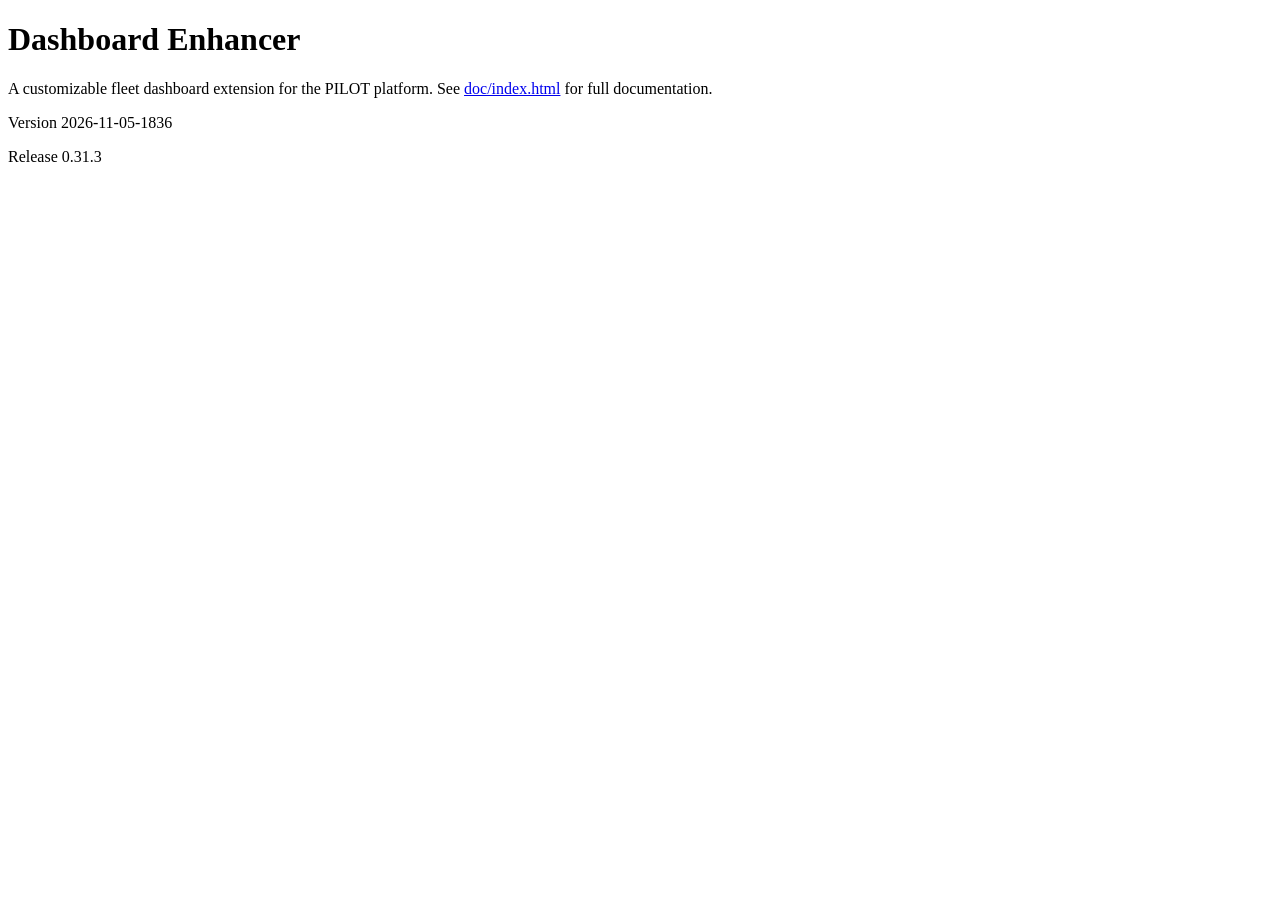
<file: index.html>
<!DOCTYPE html>
<html lang="es">

<head>
    <meta charset="UTF-8">
    <title>Dashboard Enhancer — Extension Documentation</title>
</head>

<body>
    <h1>Dashboard Enhancer</h1>
    <p>
        A customizable fleet dashboard extension for the PILOT platform.
        See <a href="doc/index.html">doc/index.html</a> for full documentation.
    </p>
    <p>Version 2026-11-05-1836</p>
    <p>Release 0.31.3</p>
</body>

</html>
</file>
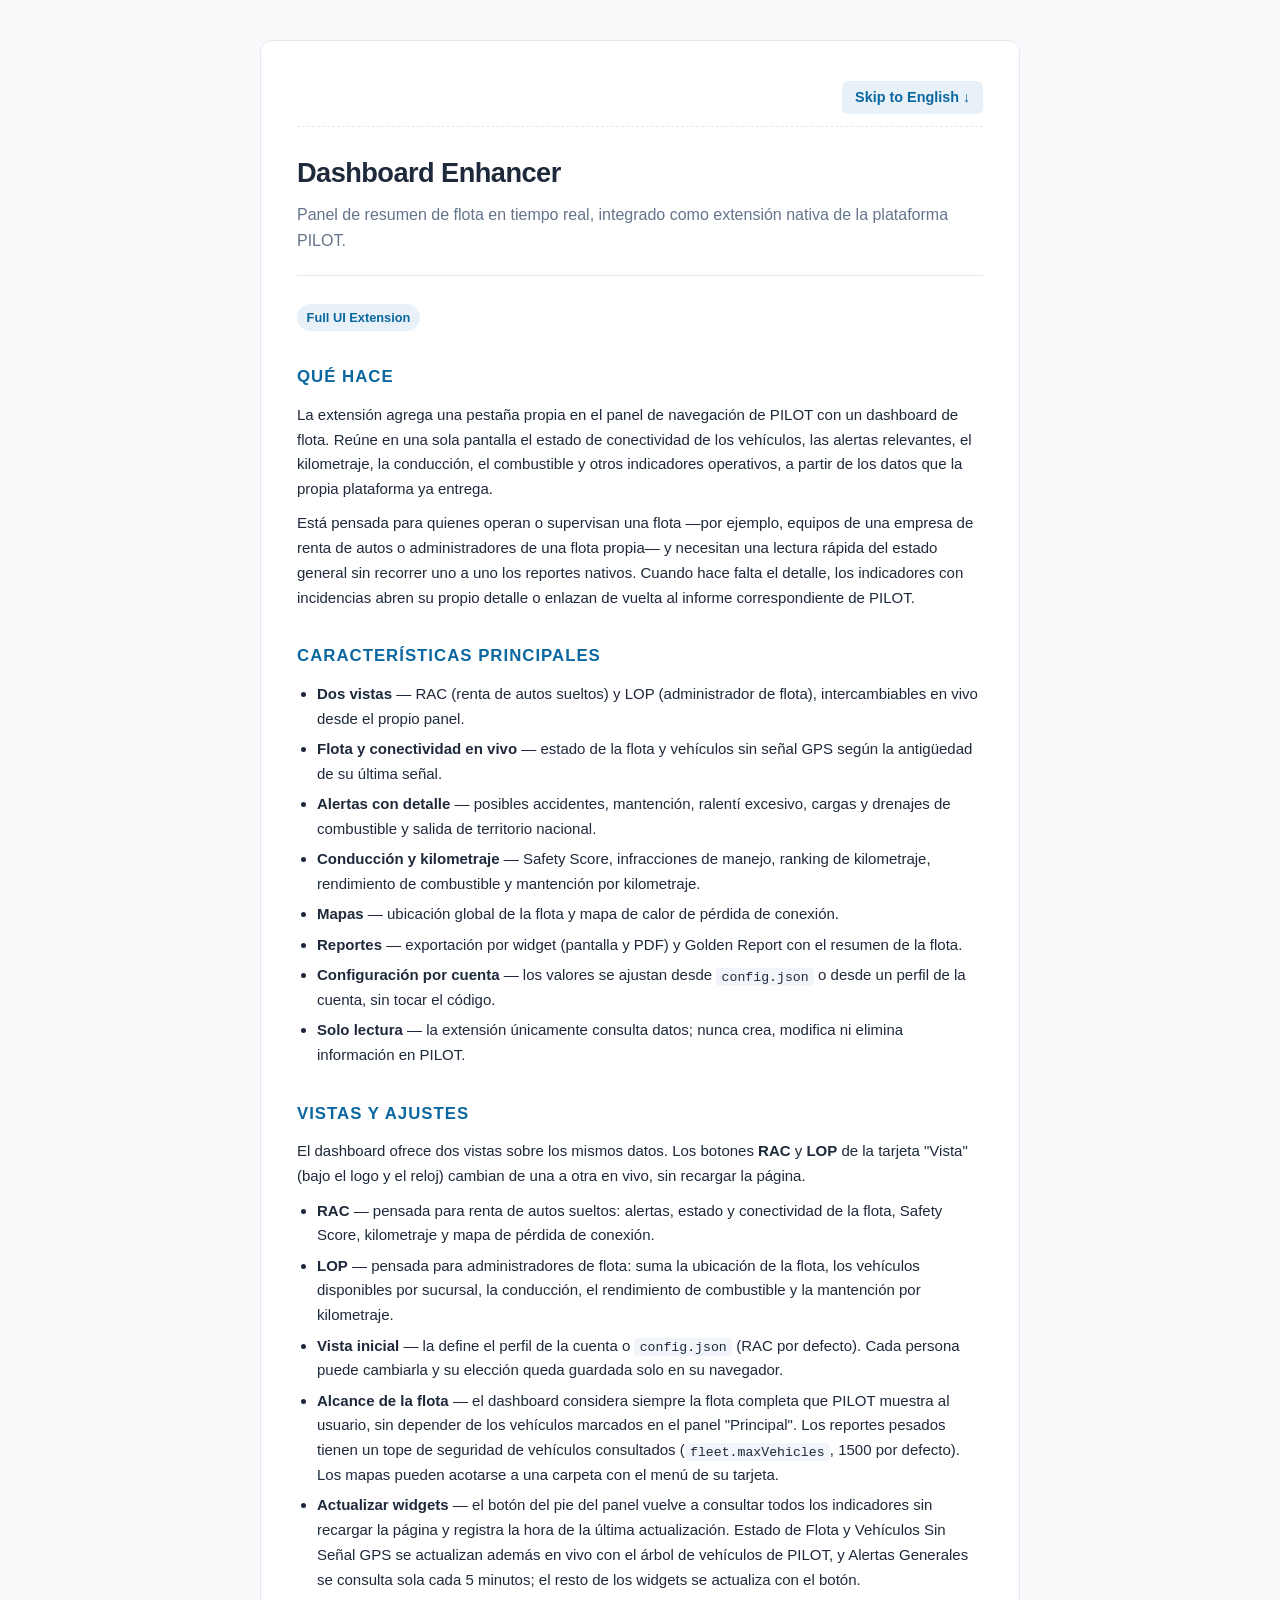
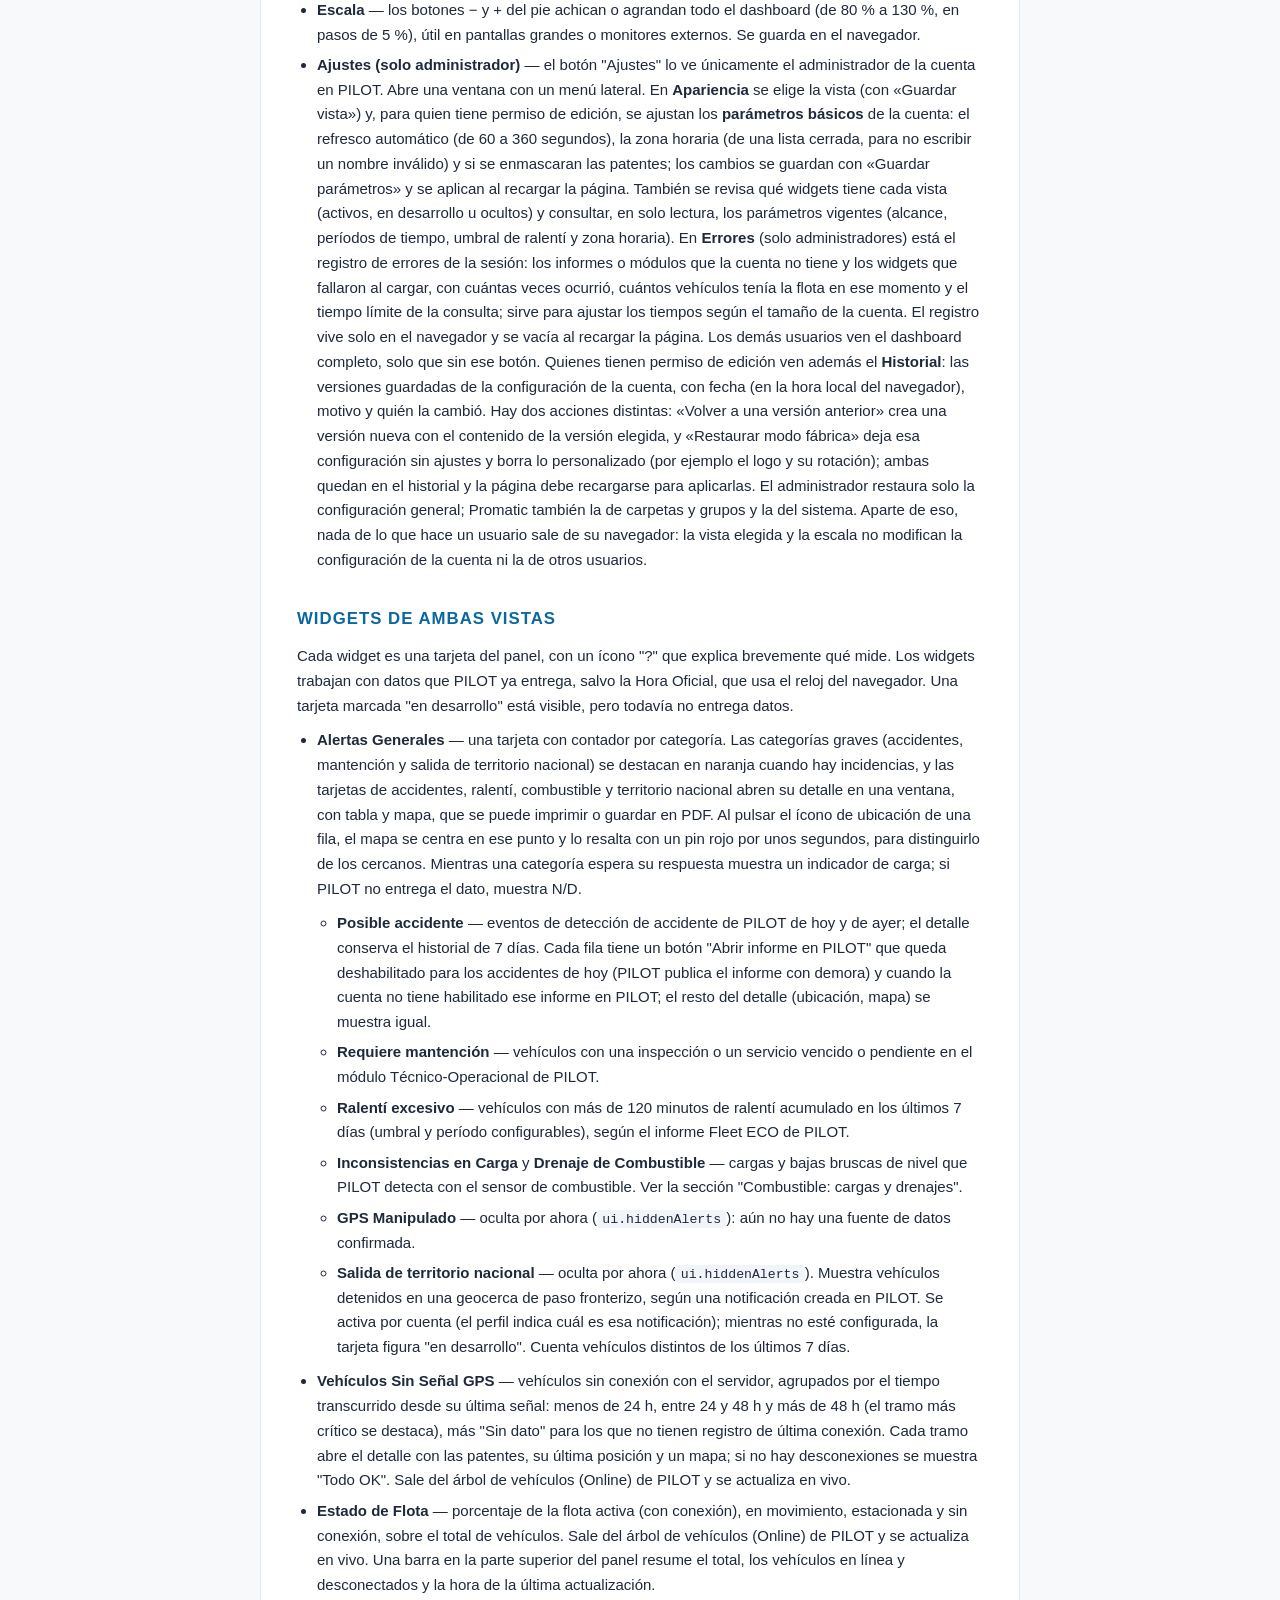
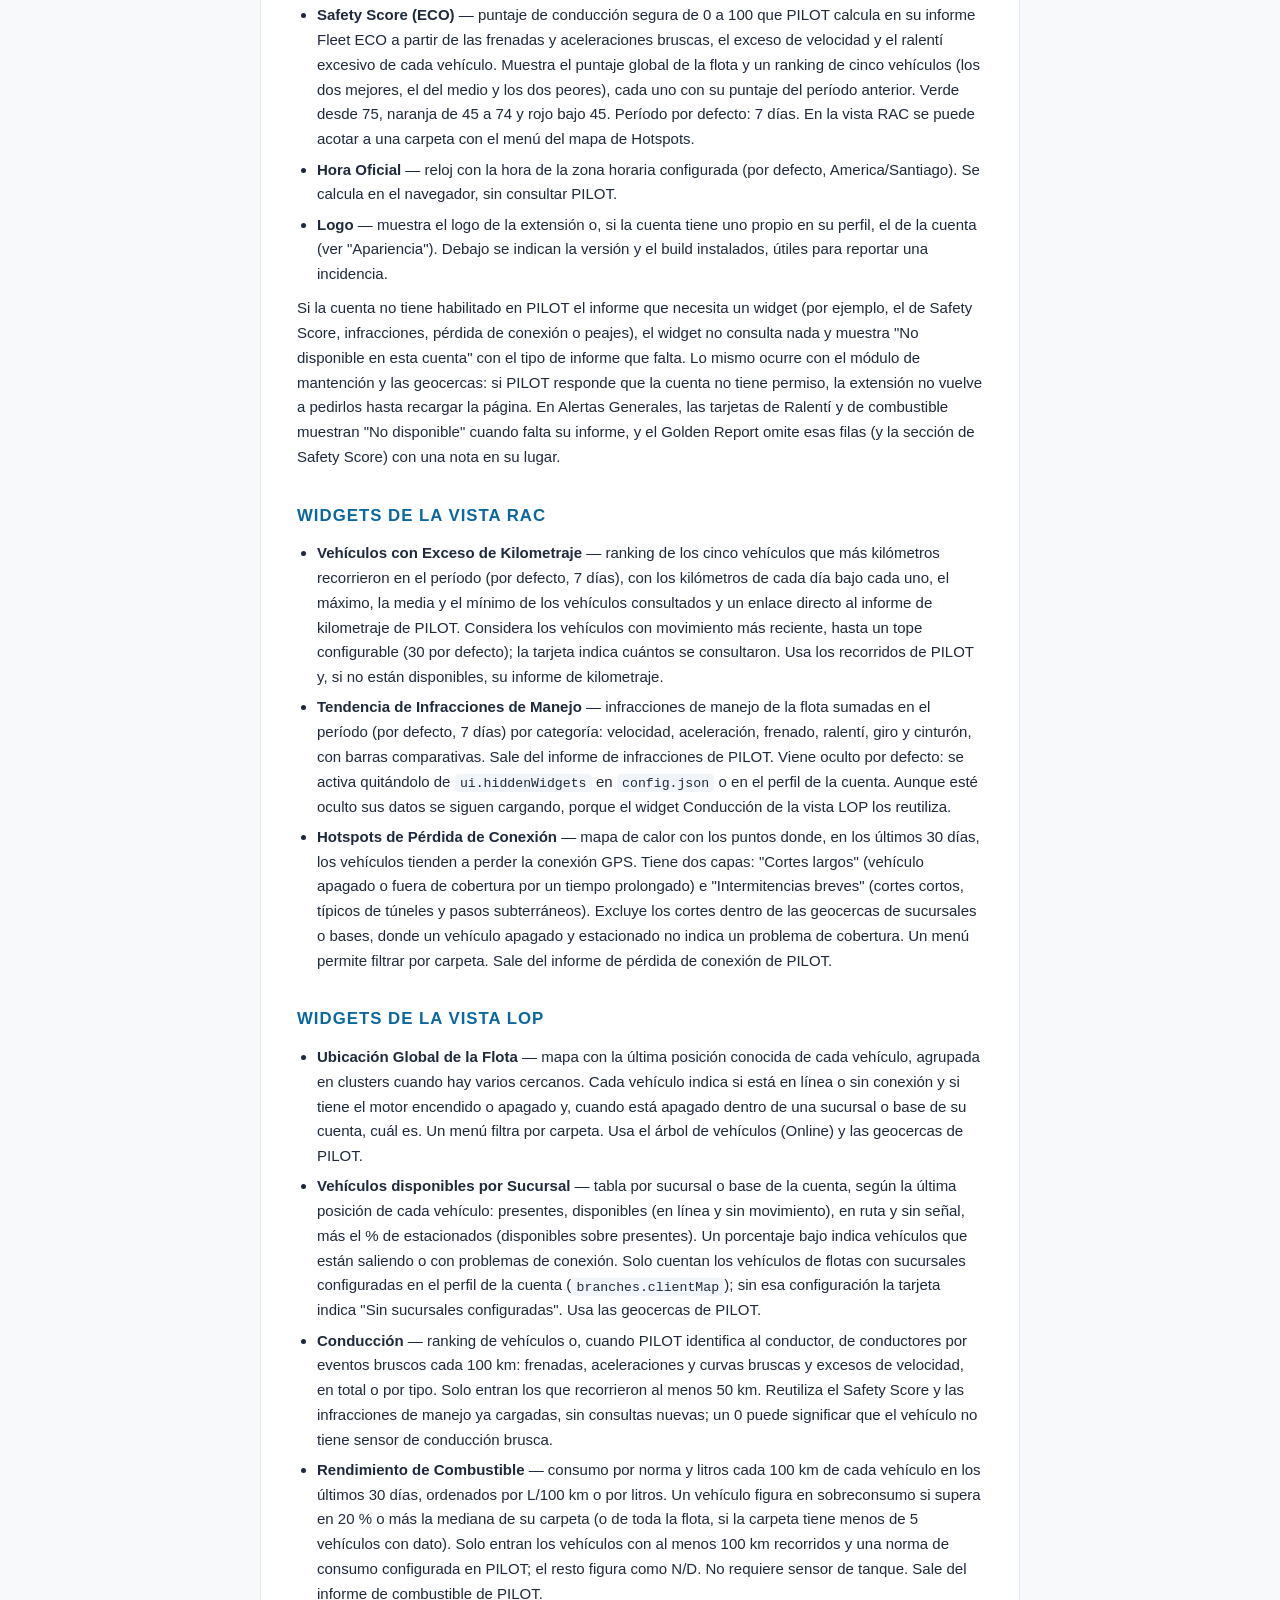
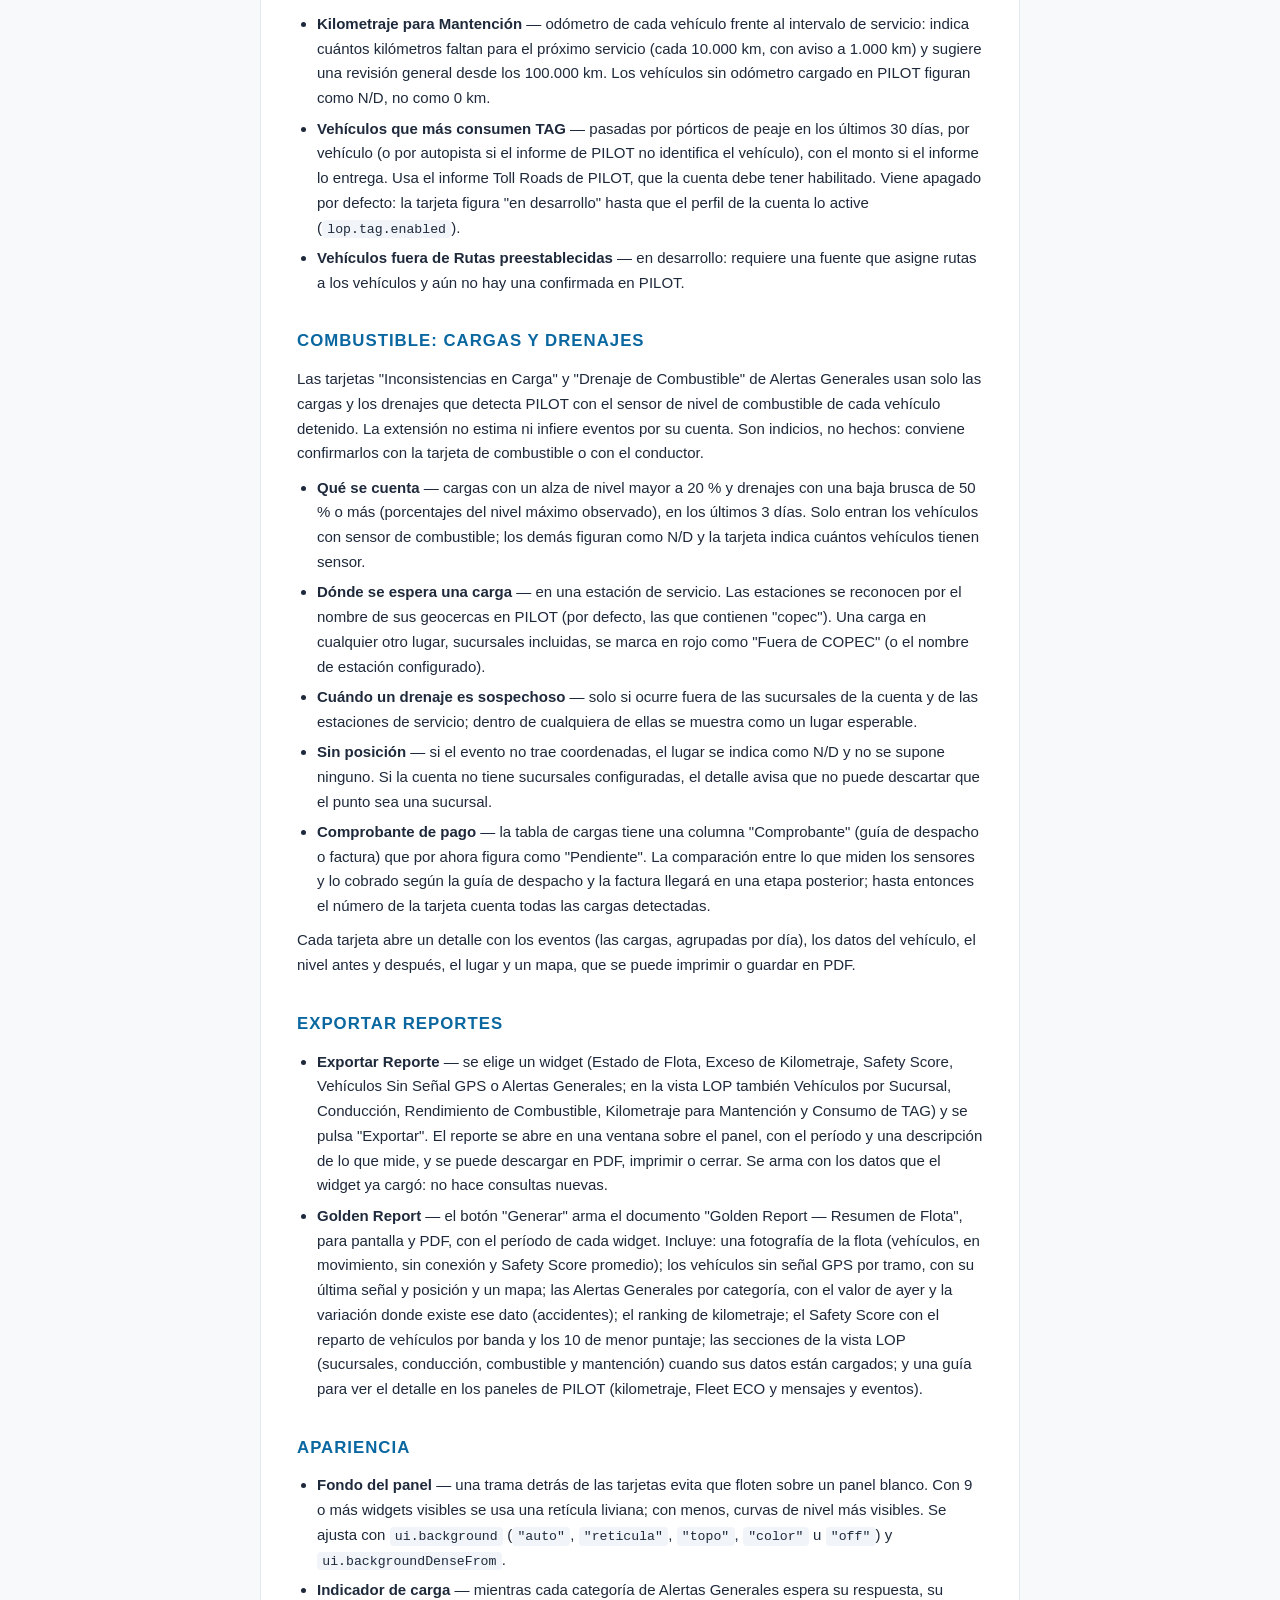
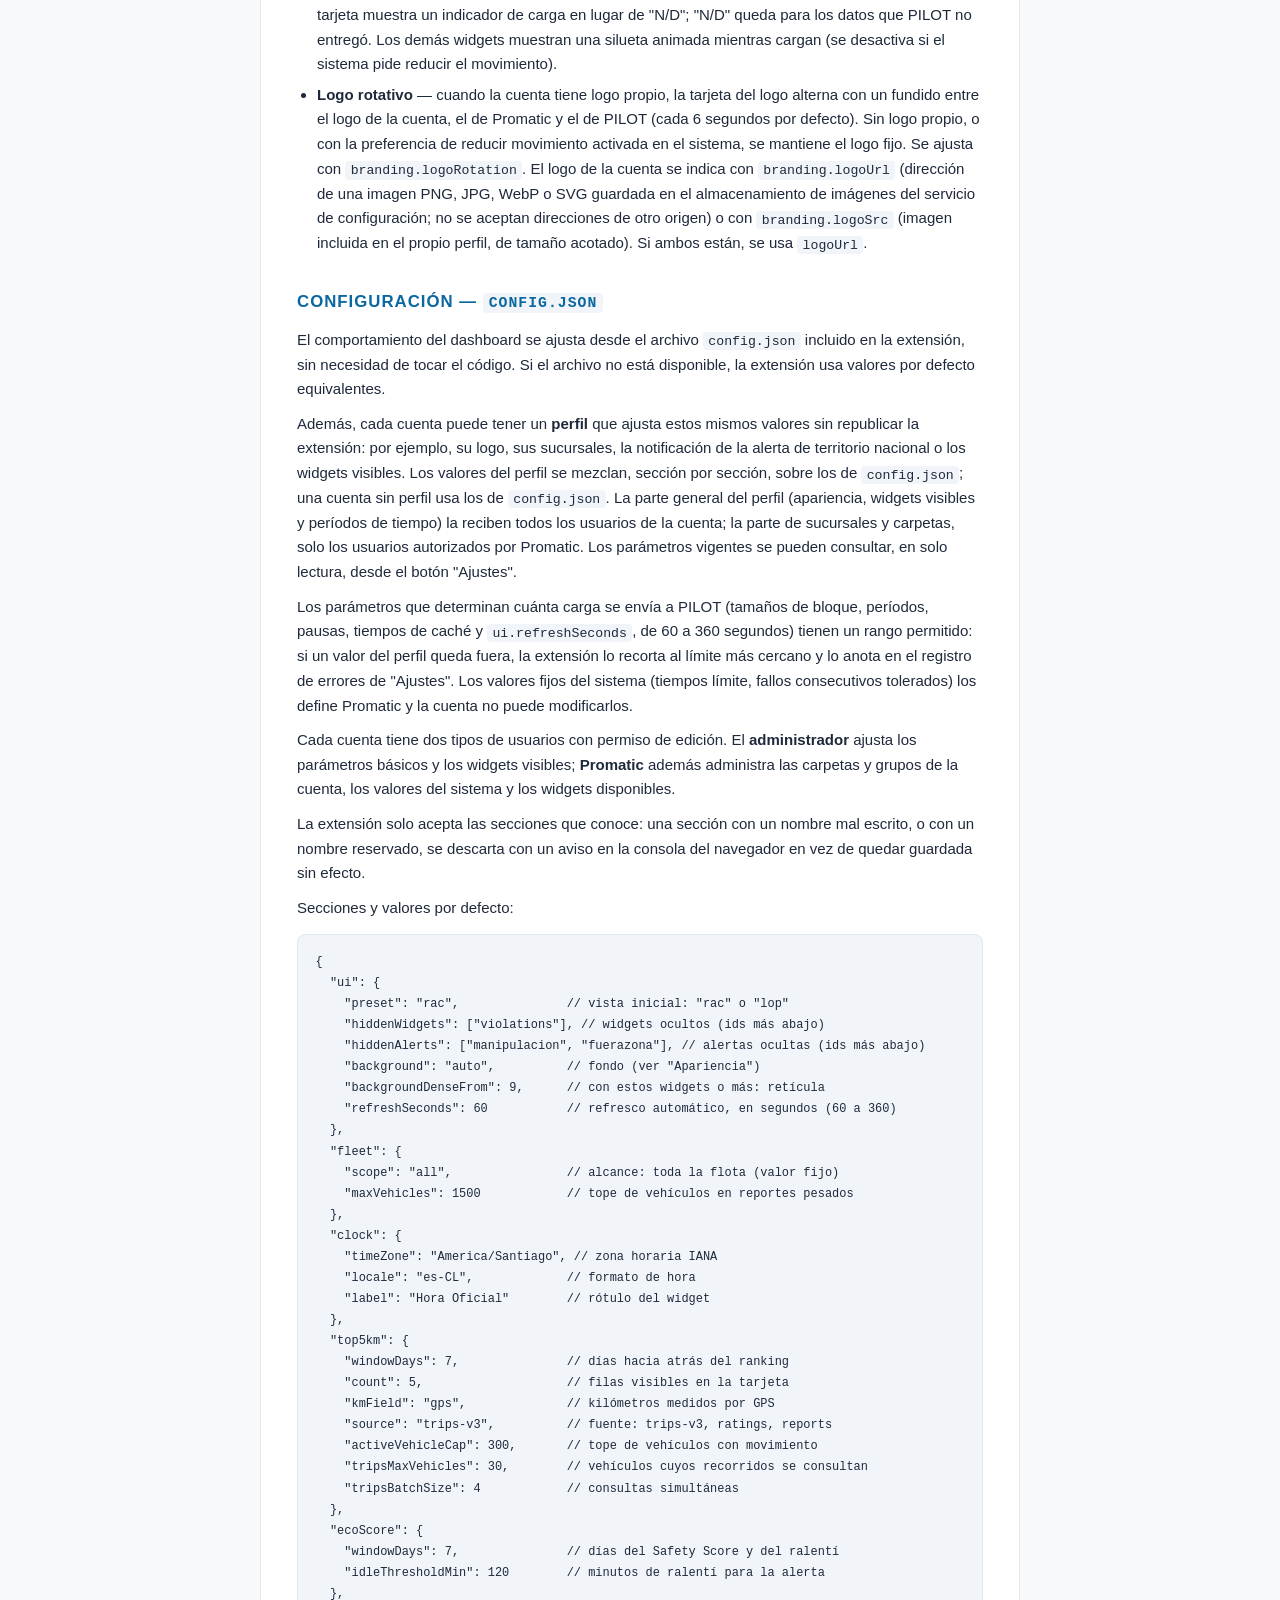
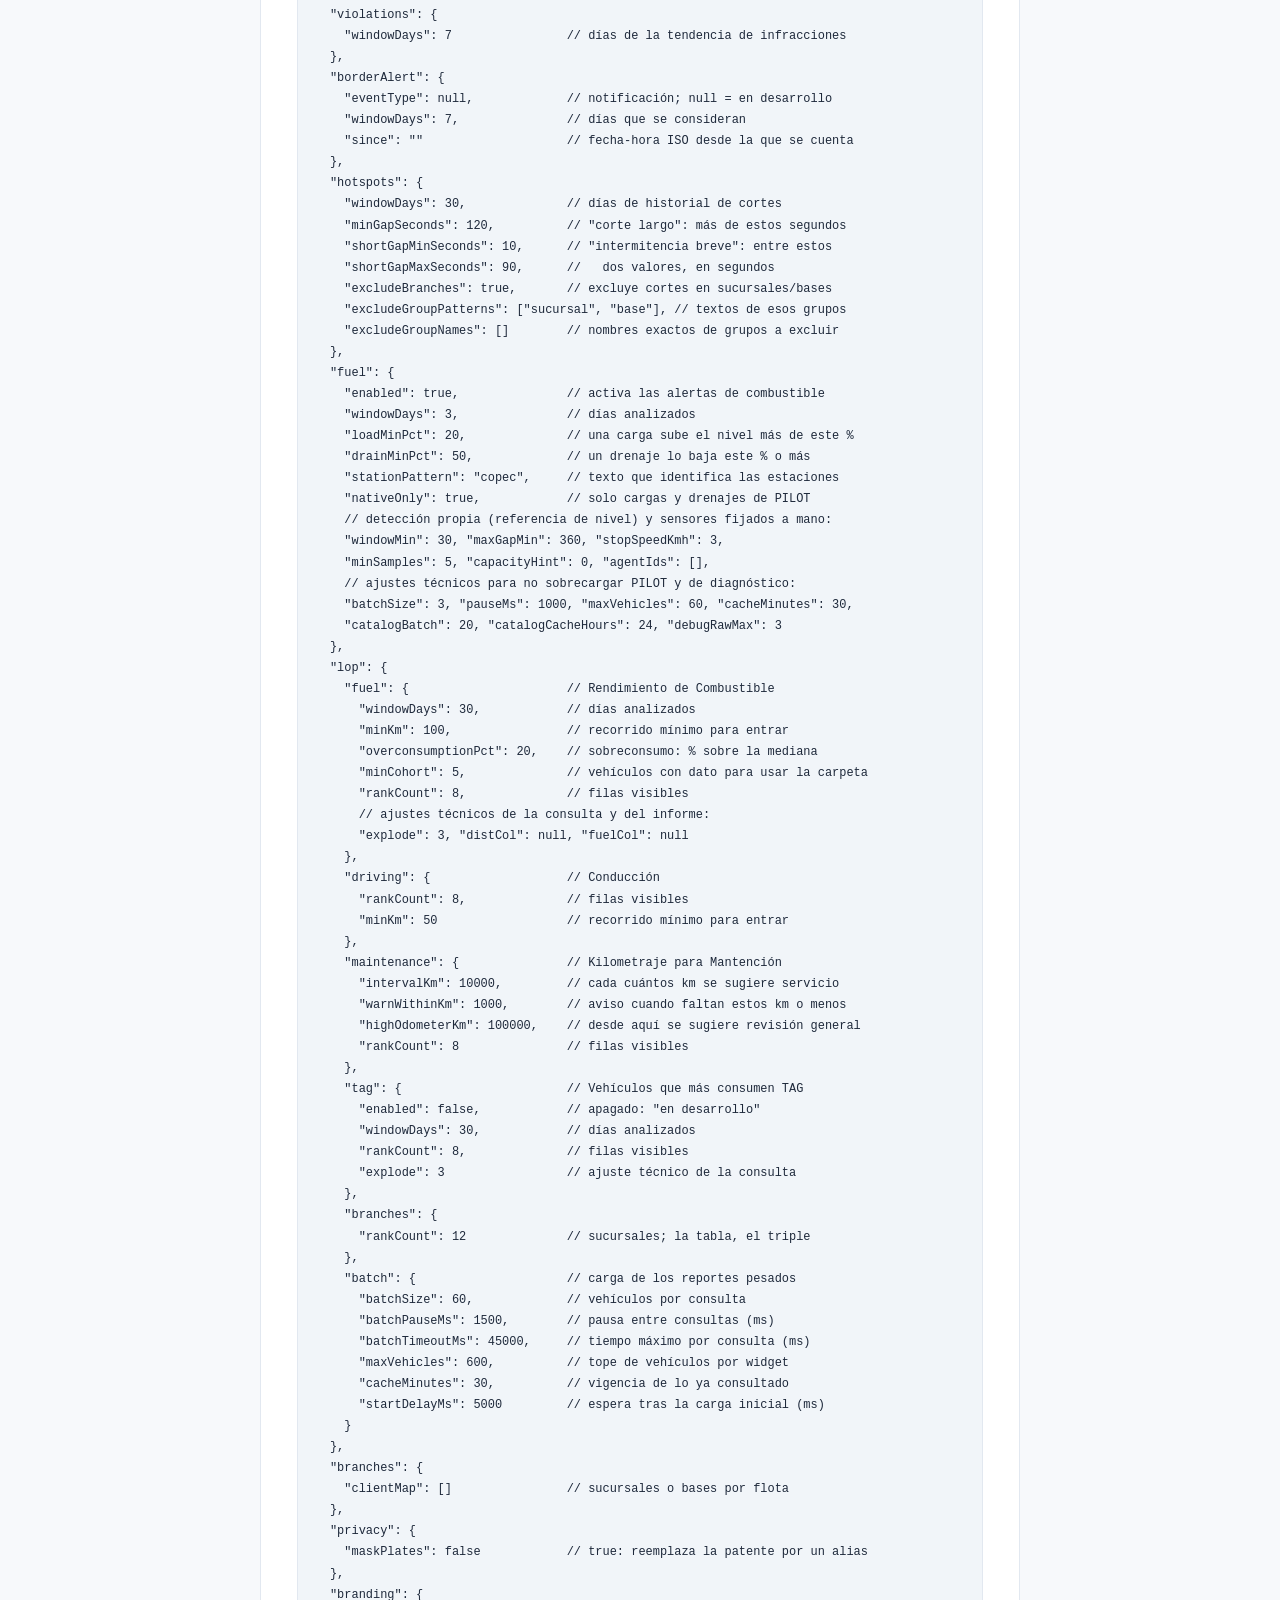
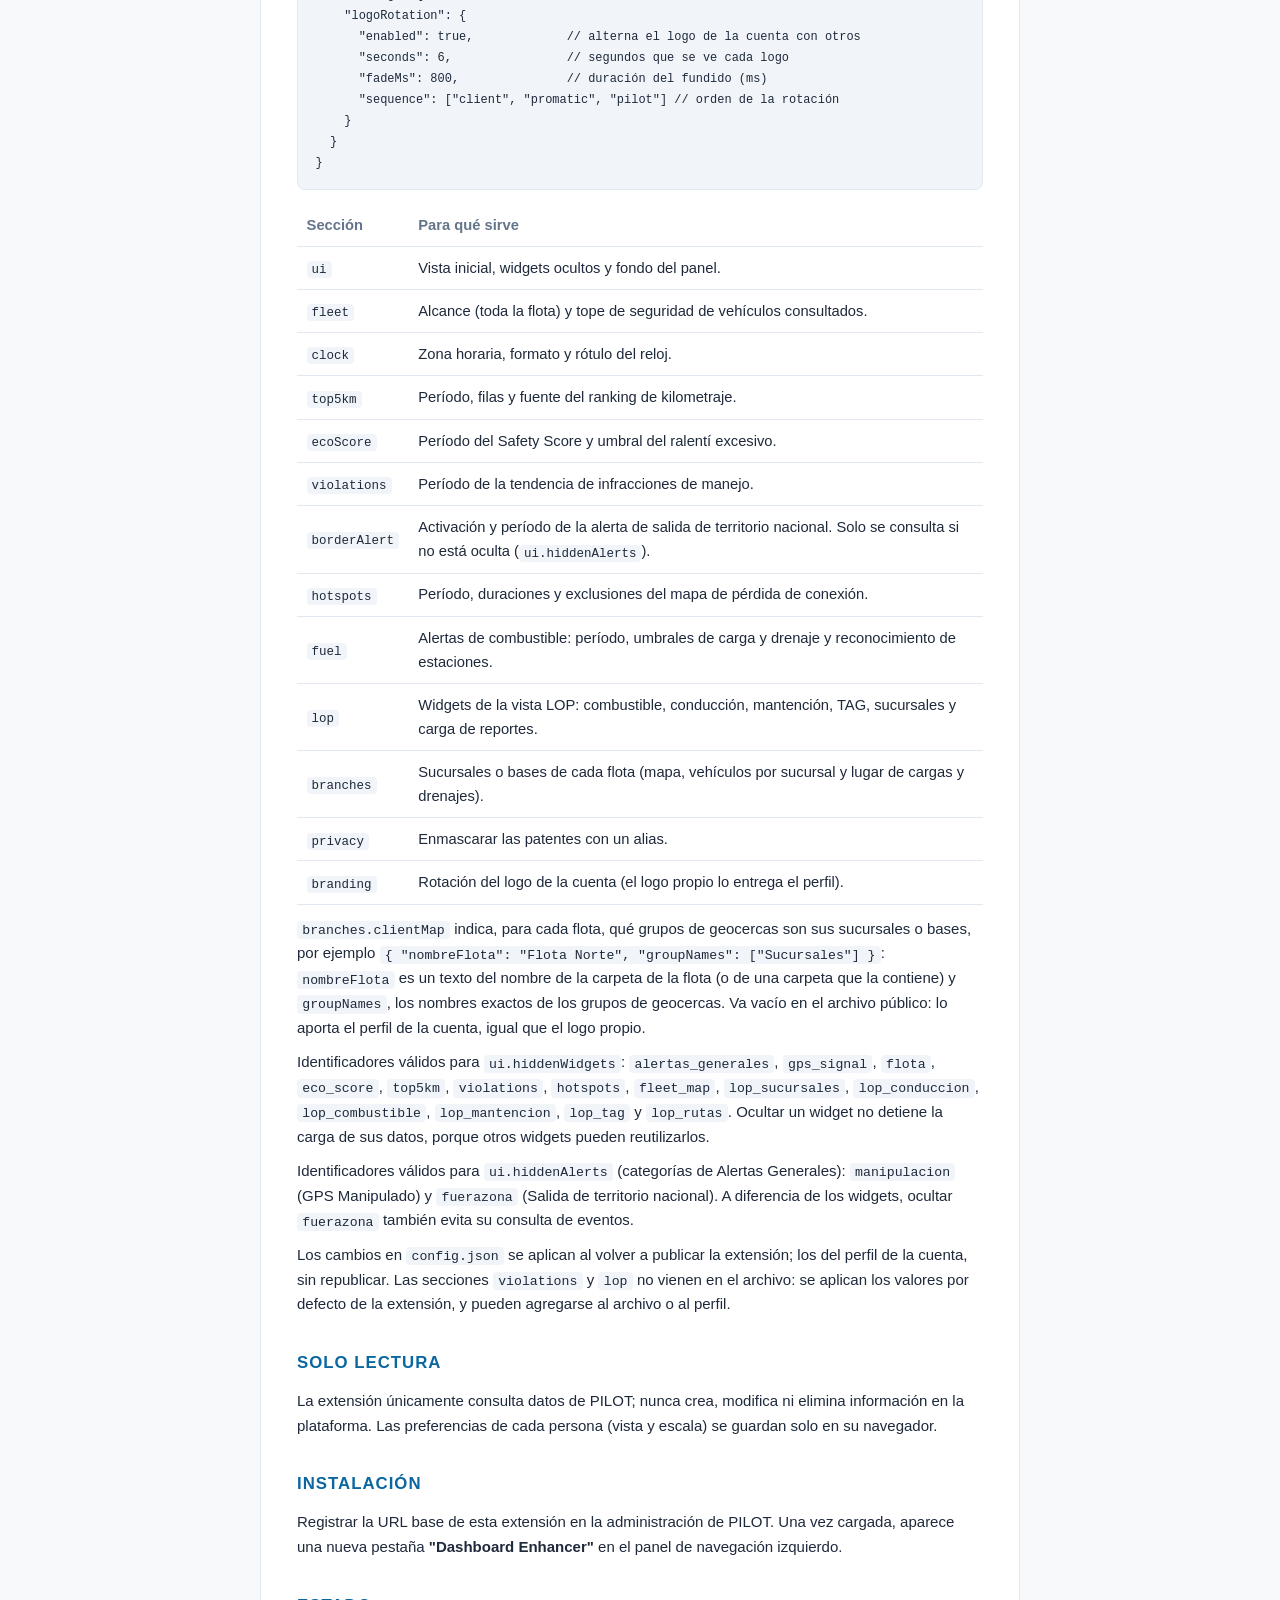
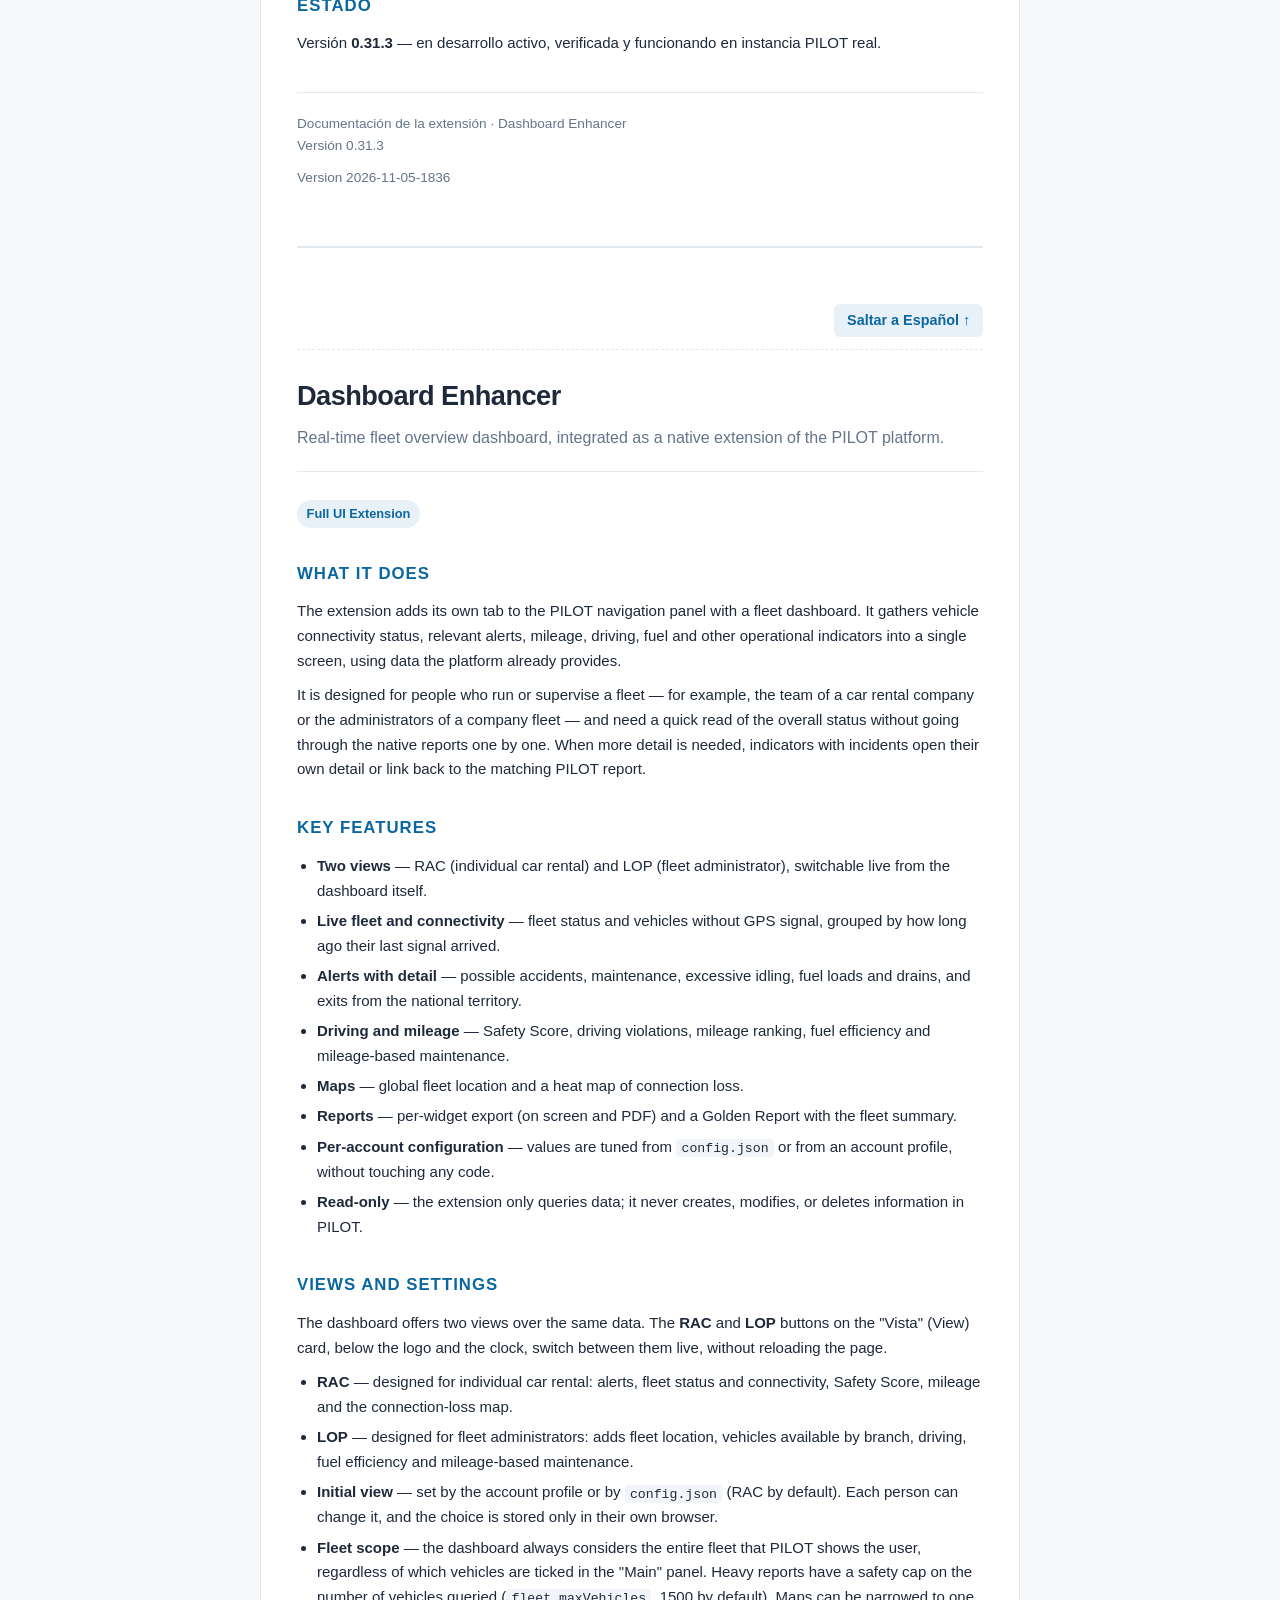
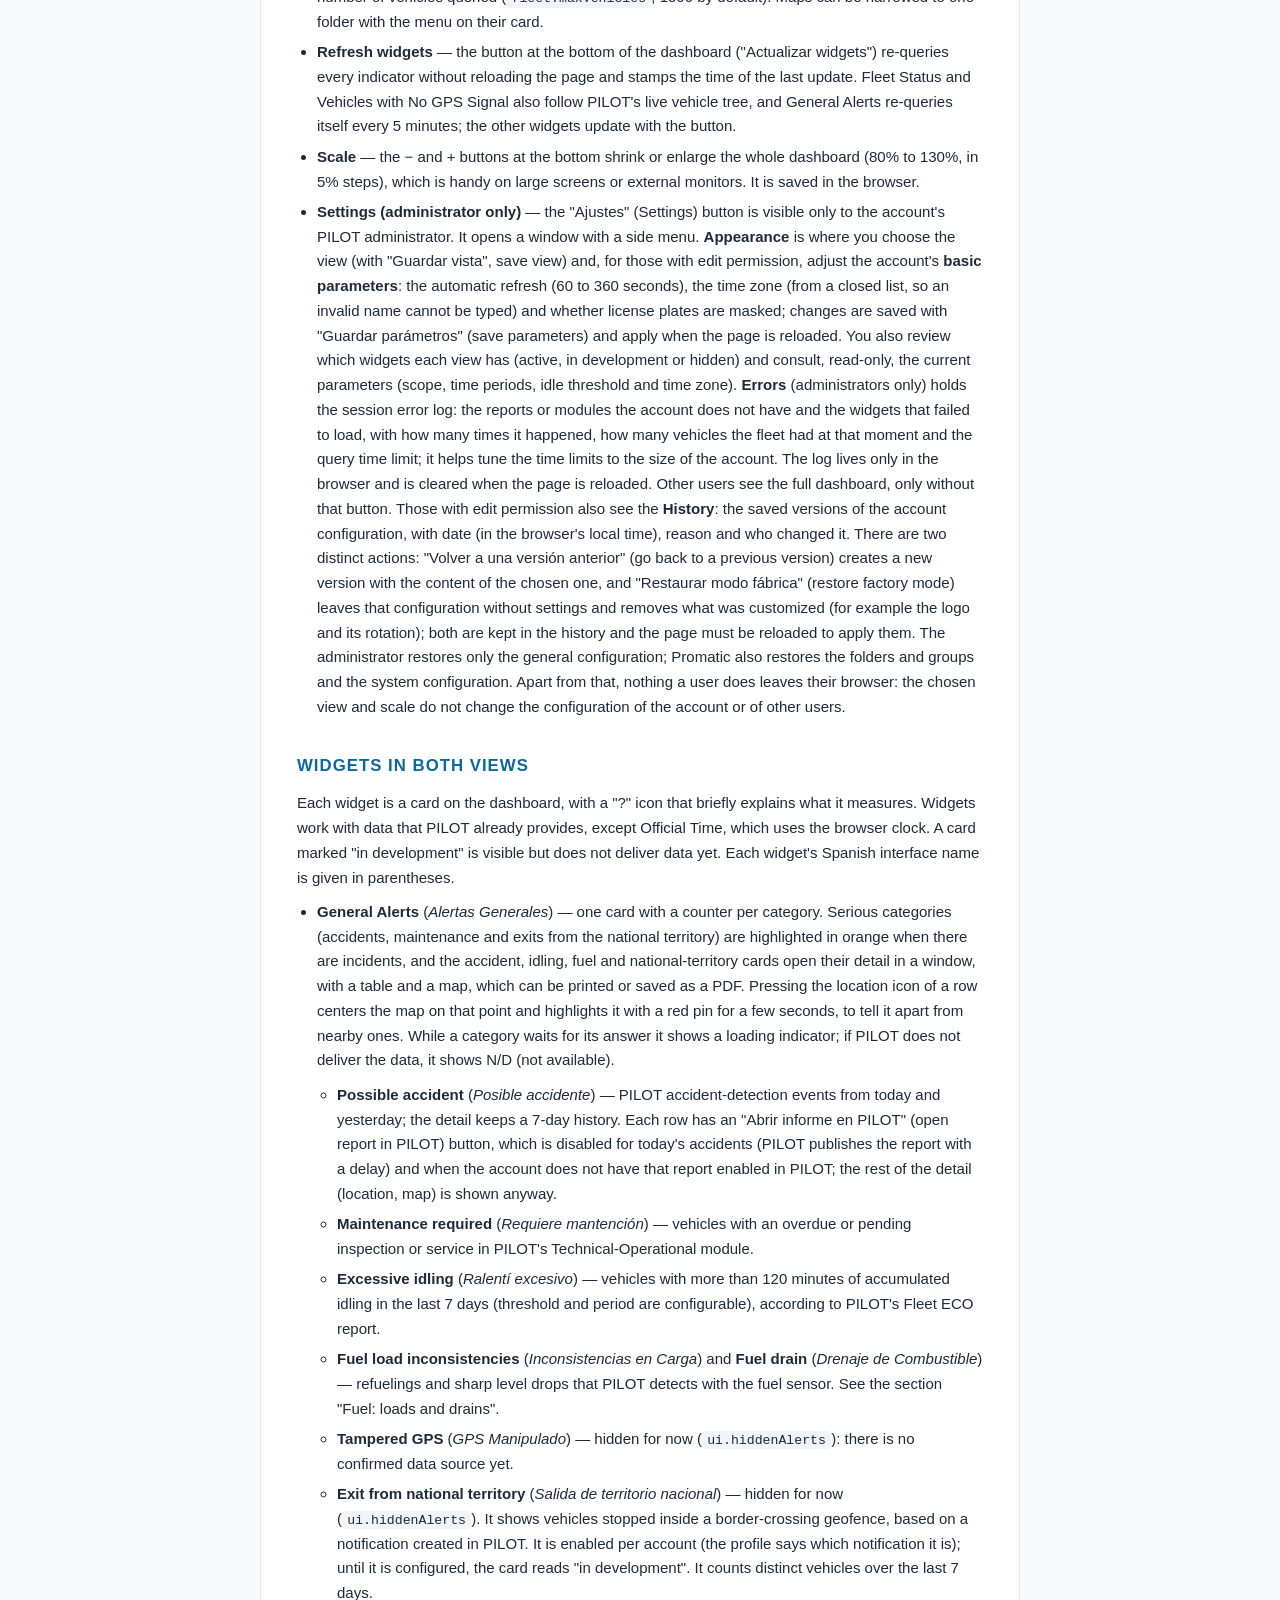
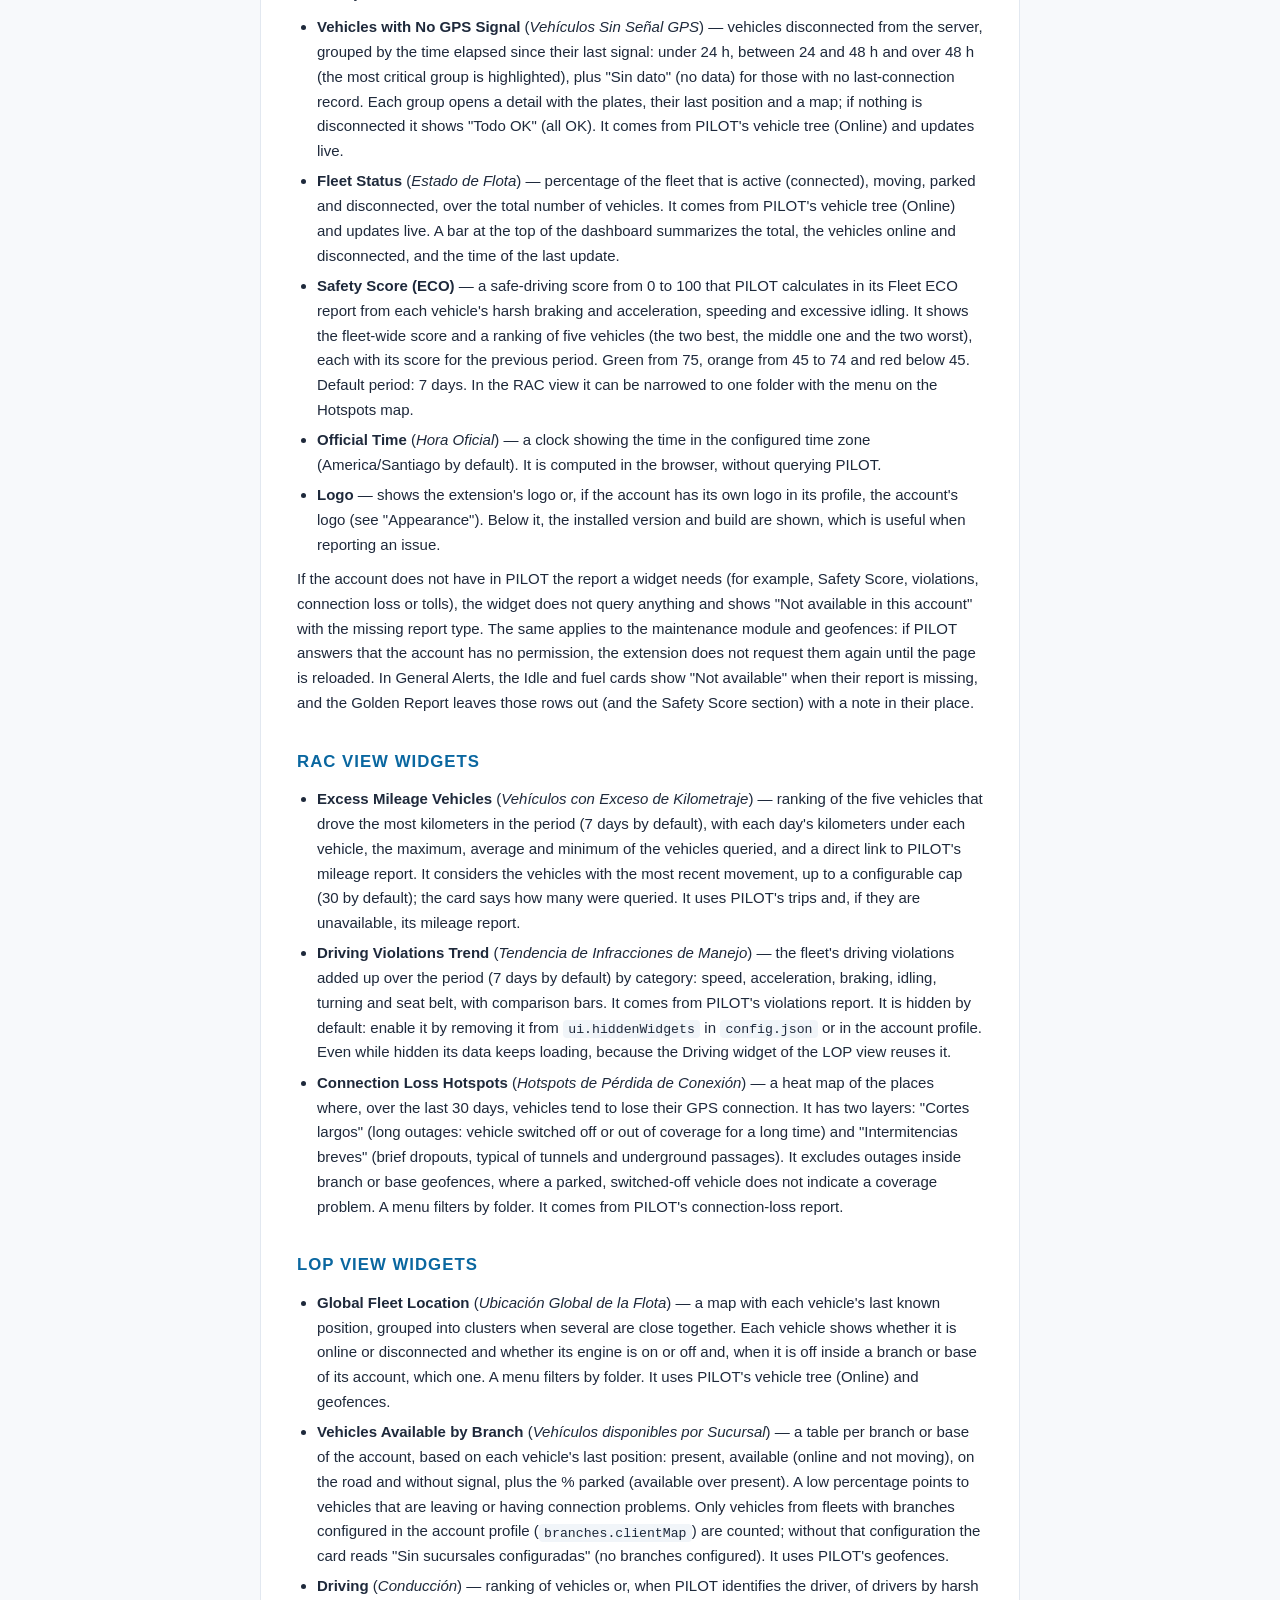
<file: doc/index.html>
<!DOCTYPE html>
<html lang="es">
<head>
    <meta charset="UTF-8">
    <meta name="viewport" content="width=device-width, initial-scale=1">
    <title>Dashboard Enhancer — Documentación / Documentation</title>
    <style>
        :root {
            --bg: #f7f9fb;
            --surface: #ffffff;
            --border: #e2e8f0;
            --text: #1e293b;
            --muted: #64748b;
            --accent: #0a67a0;
            --accent-soft: #e8f1f7;
            --code-bg: #f1f5f9;
        }
        * { box-sizing: border-box; }
        html { scroll-behavior: smooth; }
        body {
            margin: 0;
            padding: 2.5rem 1.25rem;
            font: 15px/1.65 -apple-system, BlinkMacSystemFont, "Segoe UI", Roboto, Helvetica, Arial, sans-serif;
            color: var(--text);
            background: var(--bg);
        }
        main {
            max-width: 760px;
            margin: 0 auto;
            background: var(--surface);
            border: 1px solid var(--border);
            border-radius: 12px;
            padding: 2.5rem 2.25rem;
        }
        .lang-nav {
            display: flex;
            justify-content: flex-end;
            margin-bottom: 1.5rem;
            padding-bottom: 0.75rem;
            border-bottom: 1px dashed var(--border);
        }
        .lang-nav a {
            color: var(--accent);
            text-decoration: none;
            font-weight: 600;
            font-size: 0.9rem;
            padding: 0.3rem 0.8rem;
            background: var(--accent-soft);
            border-radius: 6px;
            transition: background 0.2s ease;
        }
        .lang-nav a:hover {
            background: #d0e4f2;
        }
        header {
            border-bottom: 1px solid var(--border);
            padding-bottom: 1.25rem;
            margin-bottom: 1.75rem;
        }
        h1 {
            margin: 0 0 .35rem;
            font-size: 1.7rem;
            letter-spacing: -.02em;
        }
        .tagline {
            margin: 0;
            color: var(--muted);
            font-size: 1rem;
        }
        h2 {
            font-size: 1.05rem;
            text-transform: uppercase;
            letter-spacing: .06em;
            color: var(--accent);
            margin: 2rem 0 .75rem;
        }
        p { margin: .6rem 0; }
        ul { margin: .6rem 0; padding-left: 1.25rem; }
        li { margin: .35rem 0; }
        code {
            background: var(--code-bg);
            padding: .12em .4em;
            border-radius: 4px;
            font-family: ui-monospace, SFMono-Regular, Menlo, Consolas, monospace;
            font-size: .88em;
        }
        pre {
            background: var(--code-bg);
            border: 1px solid var(--border);
            border-radius: 8px;
            padding: 1rem 1.1rem;
            overflow-x: auto;
            font-family: ui-monospace, SFMono-Regular, Menlo, Consolas, monospace;
            font-size: .85rem;
            line-height: 1.55;
        }
        pre code { background: none; padding: 0; }
        .badge {
            display: inline-block;
            background: var(--accent-soft);
            color: var(--accent);
            font-size: .8rem;
            font-weight: 600;
            padding: .2rem .6rem;
            border-radius: 999px;
        }
        table {
            width: 100%;
            border-collapse: collapse;
            margin: .75rem 0;
            font-size: .92rem;
        }
        th, td {
            text-align: left;
            padding: .55rem .6rem;
            border-bottom: 1px solid var(--border);
        }
        th { color: var(--muted); font-weight: 600; }
        td code { font-size: .85em; }
        .divider {
            margin: 3.5rem 0;
            border: 0;
            border-top: 2px solid var(--border);
        }
        footer {
            margin-top: 2.25rem;
            padding-top: 1.25rem;
            border-top: 1px solid var(--border);
            color: var(--muted);
            font-size: .85rem;
        }
    </style>
</head>
<body>
<main>

    <!-- Navegación Superior -->
    <nav class="lang-nav">
        <a href="#en">Skip to English &darr;</a>
    </nav>

    <!-- SECCIÓN EN ESPAÑOL -->
    <section id="es" lang="es">
        <header>
            <h1>Dashboard Enhancer</h1>
            <p class="tagline">Panel de resumen de flota en tiempo real, integrado como extensión nativa de la plataforma PILOT.</p>
        </header>

        <p>
            <span class="badge">Full UI Extension</span>
        </p>

        <h2>Qué hace</h2>
        <p>
            La extensión agrega una pestaña propia en el panel de navegación de PILOT con un
            dashboard de flota. Reúne en una sola pantalla el estado de conectividad de los
            vehículos, las alertas relevantes, el kilometraje, la conducción, el combustible y
            otros indicadores operativos, a partir de los datos que la propia plataforma ya entrega.
        </p>
        <p>
            Está pensada para quienes operan o supervisan una flota —por ejemplo, equipos de una
            empresa de renta de autos o administradores de una flota propia— y necesitan una
            lectura rápida del estado general sin recorrer uno a uno los reportes nativos. Cuando
            hace falta el detalle, los indicadores con incidencias abren su propio detalle o
            enlazan de vuelta al informe correspondiente de PILOT.
        </p>

        <h2>Características principales</h2>
        <ul>
            <li><strong>Dos vistas</strong> — RAC (renta de autos sueltos) y LOP (administrador de flota), intercambiables en vivo desde el propio panel.</li>
            <li><strong>Flota y conectividad en vivo</strong> — estado de la flota y vehículos sin señal GPS según la antigüedad de su última señal.</li>
            <li><strong>Alertas con detalle</strong> — posibles accidentes, mantención, ralentí excesivo, cargas y drenajes de combustible y salida de territorio nacional.</li>
            <li><strong>Conducción y kilometraje</strong> — Safety Score, infracciones de manejo, ranking de kilometraje, rendimiento de combustible y mantención por kilometraje.</li>
            <li><strong>Mapas</strong> — ubicación global de la flota y mapa de calor de pérdida de conexión.</li>
            <li><strong>Reportes</strong> — exportación por widget (pantalla y PDF) y Golden Report con el resumen de la flota.</li>
            <li><strong>Configuración por cuenta</strong> — los valores se ajustan desde <code>config.json</code> o desde un perfil de la cuenta, sin tocar el código.</li>
            <li><strong>Solo lectura</strong> — la extensión únicamente consulta datos; nunca crea, modifica ni elimina información en PILOT.</li>
        </ul>

        <h2>Vistas y ajustes</h2>
        <p>
            El dashboard ofrece dos vistas sobre los mismos datos. Los botones <strong>RAC</strong> y
            <strong>LOP</strong> de la tarjeta "Vista" (bajo el logo y el reloj) cambian de una a otra
            en vivo, sin recargar la página.
        </p>
        <ul>
            <li><strong>RAC</strong> — pensada para renta de autos sueltos: alertas, estado y conectividad de la flota, Safety Score, kilometraje y mapa de pérdida de conexión.</li>
            <li><strong>LOP</strong> — pensada para administradores de flota: suma la ubicación de la flota, los vehículos disponibles por sucursal, la conducción, el rendimiento de combustible y la mantención por kilometraje.</li>
            <li><strong>Vista inicial</strong> — la define el perfil de la cuenta o <code>config.json</code> (RAC por defecto). Cada persona puede cambiarla y su elección queda guardada solo en su navegador.</li>
            <li><strong>Alcance de la flota</strong> — el dashboard considera siempre la flota completa que PILOT muestra al usuario, sin depender de los vehículos marcados en el panel "Principal". Los reportes pesados tienen un tope de seguridad de vehículos consultados (<code>fleet.maxVehicles</code>, 1500 por defecto). Los mapas pueden acotarse a una carpeta con el menú de su tarjeta.</li>
            <li><strong>Actualizar widgets</strong> — el botón del pie del panel vuelve a consultar todos los indicadores sin recargar la página y registra la hora de la última actualización. Estado de Flota y Vehículos Sin Señal GPS se actualizan además en vivo con el árbol de vehículos de PILOT, y Alertas Generales se consulta sola cada 5 minutos; el resto de los widgets se actualiza con el botón.</li>
            <li><strong>Escala</strong> — los botones − y + del pie achican o agrandan todo el dashboard (de 80 % a 130 %, en pasos de 5 %), útil en pantallas grandes o monitores externos. Se guarda en el navegador.</li>
            <li><strong>Ajustes (solo administrador)</strong> — el botón "Ajustes" lo ve únicamente el administrador de la cuenta en PILOT. Abre una ventana con un menú lateral. En <strong>Apariencia</strong> se elige la vista (con «Guardar vista») y, para quien tiene permiso de edición, se ajustan los <strong>parámetros básicos</strong> de la cuenta: el refresco automático (de 60 a 360 segundos), la zona horaria (de una lista cerrada, para no escribir un nombre inválido) y si se enmascaran las patentes; los cambios se guardan con «Guardar parámetros» y se aplican al recargar la página. También se revisa qué widgets tiene cada vista (activos, en desarrollo u ocultos) y consultar, en solo lectura, los parámetros vigentes (alcance, períodos de tiempo, umbral de ralentí y zona horaria). En <strong>Errores</strong> (solo administradores) está el registro de errores de la sesión: los informes o módulos que la cuenta no tiene y los widgets que fallaron al cargar, con cuántas veces ocurrió, cuántos vehículos tenía la flota en ese momento y el tiempo límite de la consulta; sirve para ajustar los tiempos según el tamaño de la cuenta. El registro vive solo en el navegador y se vacía al recargar la página. Los demás usuarios ven el dashboard completo, solo que sin ese botón. Quienes tienen permiso de edición ven además el <strong>Historial</strong>: las versiones guardadas de la configuración de la cuenta, con fecha (en la hora local del navegador), motivo y quién la cambió. Hay dos acciones distintas: «Volver a una versión anterior» crea una versión nueva con el contenido de la versión elegida, y «Restaurar modo fábrica» deja esa configuración sin ajustes y borra lo personalizado (por ejemplo el logo y su rotación); ambas quedan en el historial y la página debe recargarse para aplicarlas. El administrador restaura solo la configuración general; Promatic también la de carpetas y grupos y la del sistema. Aparte de eso, nada de lo que hace un usuario sale de su navegador: la vista elegida y la escala no modifican la configuración de la cuenta ni la de otros usuarios.</li>
        </ul>

        <h2>Widgets de ambas vistas</h2>
        <p>
            Cada widget es una tarjeta del panel, con un ícono "?" que explica brevemente qué mide.
            Los widgets trabajan con datos que PILOT ya entrega, salvo la Hora Oficial, que usa el
            reloj del navegador. Una tarjeta marcada "en desarrollo" está visible, pero todavía no
            entrega datos.
        </p>
        <ul>
            <li><strong>Alertas Generales</strong> — una tarjeta con contador por categoría. Las categorías graves (accidentes, mantención y salida de territorio nacional) se destacan en naranja cuando hay incidencias, y las tarjetas de accidentes, ralentí, combustible y territorio nacional abren su detalle en una ventana, con tabla y mapa, que se puede imprimir o guardar en PDF. Al pulsar el ícono de ubicación de una fila, el mapa se centra en ese punto y lo resalta con un pin rojo por unos segundos, para distinguirlo de los cercanos. Mientras una categoría espera su respuesta muestra un indicador de carga; si PILOT no entrega el dato, muestra N/D.
                <ul>
                    <li><strong>Posible accidente</strong> — eventos de detección de accidente de PILOT de hoy y de ayer; el detalle conserva el historial de 7 días. Cada fila tiene un botón "Abrir informe en PILOT" que queda deshabilitado para los accidentes de hoy (PILOT publica el informe con demora) y cuando la cuenta no tiene habilitado ese informe en PILOT; el resto del detalle (ubicación, mapa) se muestra igual.</li>
                    <li><strong>Requiere mantención</strong> — vehículos con una inspección o un servicio vencido o pendiente en el módulo Técnico-Operacional de PILOT.</li>
                    <li><strong>Ralentí excesivo</strong> — vehículos con más de 120 minutos de ralentí acumulado en los últimos 7 días (umbral y período configurables), según el informe Fleet ECO de PILOT.</li>
                    <li><strong>Inconsistencias en Carga</strong> y <strong>Drenaje de Combustible</strong> — cargas y bajas bruscas de nivel que PILOT detecta con el sensor de combustible. Ver la sección "Combustible: cargas y drenajes".</li>
                    <li><strong>GPS Manipulado</strong> — oculta por ahora (<code>ui.hiddenAlerts</code>): aún no hay una fuente de datos confirmada.</li>
                    <li><strong>Salida de territorio nacional</strong> — oculta por ahora (<code>ui.hiddenAlerts</code>). Muestra vehículos detenidos en una geocerca de paso fronterizo, según una notificación creada en PILOT. Se activa por cuenta (el perfil indica cuál es esa notificación); mientras no esté configurada, la tarjeta figura "en desarrollo". Cuenta vehículos distintos de los últimos 7 días.</li>
                </ul>
            </li>
            <li><strong>Vehículos Sin Señal GPS</strong> — vehículos sin conexión con el servidor, agrupados por el tiempo transcurrido desde su última señal: menos de 24 h, entre 24 y 48 h y más de 48 h (el tramo más crítico se destaca), más "Sin dato" para los que no tienen registro de última conexión. Cada tramo abre el detalle con las patentes, su última posición y un mapa; si no hay desconexiones se muestra "Todo OK". Sale del árbol de vehículos (Online) de PILOT y se actualiza en vivo.</li>
            <li><strong>Estado de Flota</strong> — porcentaje de la flota activa (con conexión), en movimiento, estacionada y sin conexión, sobre el total de vehículos. Sale del árbol de vehículos (Online) de PILOT y se actualiza en vivo. Una barra en la parte superior del panel resume el total, los vehículos en línea y desconectados y la hora de la última actualización.</li>
            <li><strong>Safety Score (ECO)</strong> — puntaje de conducción segura de 0 a 100 que PILOT calcula en su informe Fleet ECO a partir de las frenadas y aceleraciones bruscas, el exceso de velocidad y el ralentí excesivo de cada vehículo. Muestra el puntaje global de la flota y un ranking de cinco vehículos (los dos mejores, el del medio y los dos peores), cada uno con su puntaje del período anterior. Verde desde 75, naranja de 45 a 74 y rojo bajo 45. Período por defecto: 7 días. En la vista RAC se puede acotar a una carpeta con el menú del mapa de Hotspots.</li>
            <li><strong>Hora Oficial</strong> — reloj con la hora de la zona horaria configurada (por defecto, America/Santiago). Se calcula en el navegador, sin consultar PILOT.</li>
            <li><strong>Logo</strong> — muestra el logo de la extensión o, si la cuenta tiene uno propio en su perfil, el de la cuenta (ver "Apariencia"). Debajo se indican la versión y el build instalados, útiles para reportar una incidencia.</li>
        </ul>

        <p>Si la cuenta no tiene habilitado en PILOT el informe que necesita un widget (por ejemplo, el de Safety Score, infracciones, pérdida de conexión o peajes), el widget no consulta nada y muestra "No disponible en esta cuenta" con el tipo de informe que falta. Lo mismo ocurre con el módulo de mantención y las geocercas: si PILOT responde que la cuenta no tiene permiso, la extensión no vuelve a pedirlos hasta recargar la página. En Alertas Generales, las tarjetas de Ralentí y de combustible muestran "No disponible" cuando falta su informe, y el Golden Report omite esas filas (y la sección de Safety Score) con una nota en su lugar.</p>

        <h2>Widgets de la vista RAC</h2>
        <ul>
            <li><strong>Vehículos con Exceso de Kilometraje</strong> — ranking de los cinco vehículos que más kilómetros recorrieron en el período (por defecto, 7 días), con los kilómetros de cada día bajo cada uno, el máximo, la media y el mínimo de los vehículos consultados y un enlace directo al informe de kilometraje de PILOT. Considera los vehículos con movimiento más reciente, hasta un tope configurable (30 por defecto); la tarjeta indica cuántos se consultaron. Usa los recorridos de PILOT y, si no están disponibles, su informe de kilometraje.</li>
            <li><strong>Tendencia de Infracciones de Manejo</strong> — infracciones de manejo de la flota sumadas en el período (por defecto, 7 días) por categoría: velocidad, aceleración, frenado, ralentí, giro y cinturón, con barras comparativas. Sale del informe de infracciones de PILOT. Viene oculto por defecto: se activa quitándolo de <code>ui.hiddenWidgets</code> en <code>config.json</code> o en el perfil de la cuenta. Aunque esté oculto sus datos se siguen cargando, porque el widget Conducción de la vista LOP los reutiliza.</li>
            <li><strong>Hotspots de Pérdida de Conexión</strong> — mapa de calor con los puntos donde, en los últimos 30 días, los vehículos tienden a perder la conexión GPS. Tiene dos capas: "Cortes largos" (vehículo apagado o fuera de cobertura por un tiempo prolongado) e "Intermitencias breves" (cortes cortos, típicos de túneles y pasos subterráneos). Excluye los cortes dentro de las geocercas de sucursales o bases, donde un vehículo apagado y estacionado no indica un problema de cobertura. Un menú permite filtrar por carpeta. Sale del informe de pérdida de conexión de PILOT.</li>
        </ul>

        <h2>Widgets de la vista LOP</h2>
        <ul>
            <li><strong>Ubicación Global de la Flota</strong> — mapa con la última posición conocida de cada vehículo, agrupada en clusters cuando hay varios cercanos. Cada vehículo indica si está en línea o sin conexión y si tiene el motor encendido o apagado y, cuando está apagado dentro de una sucursal o base de su cuenta, cuál es. Un menú filtra por carpeta. Usa el árbol de vehículos (Online) y las geocercas de PILOT.</li>
            <li><strong>Vehículos disponibles por Sucursal</strong> — tabla por sucursal o base de la cuenta, según la última posición de cada vehículo: presentes, disponibles (en línea y sin movimiento), en ruta y sin señal, más el % de estacionados (disponibles sobre presentes). Un porcentaje bajo indica vehículos que están saliendo o con problemas de conexión. Solo cuentan los vehículos de flotas con sucursales configuradas en el perfil de la cuenta (<code>branches.clientMap</code>); sin esa configuración la tarjeta indica "Sin sucursales configuradas". Usa las geocercas de PILOT.</li>
            <li><strong>Conducción</strong> — ranking de vehículos o, cuando PILOT identifica al conductor, de conductores por eventos bruscos cada 100 km: frenadas, aceleraciones y curvas bruscas y excesos de velocidad, en total o por tipo. Solo entran los que recorrieron al menos 50 km. Reutiliza el Safety Score y las infracciones de manejo ya cargadas, sin consultas nuevas; un 0 puede significar que el vehículo no tiene sensor de conducción brusca.</li>
            <li><strong>Rendimiento de Combustible</strong> — consumo por norma y litros cada 100 km de cada vehículo en los últimos 30 días, ordenados por L/100 km o por litros. Un vehículo figura en sobreconsumo si supera en 20 % o más la mediana de su carpeta (o de toda la flota, si la carpeta tiene menos de 5 vehículos con dato). Solo entran los vehículos con al menos 100 km recorridos y una norma de consumo configurada en PILOT; el resto figura como N/D. No requiere sensor de tanque. Sale del informe de combustible de PILOT.</li>
            <li><strong>Kilometraje para Mantención</strong> — odómetro de cada vehículo frente al intervalo de servicio: indica cuántos kilómetros faltan para el próximo servicio (cada 10.000 km, con aviso a 1.000 km) y sugiere una revisión general desde los 100.000 km. Los vehículos sin odómetro cargado en PILOT figuran como N/D, no como 0 km.</li>
            <li><strong>Vehículos que más consumen TAG</strong> — pasadas por pórticos de peaje en los últimos 30 días, por vehículo (o por autopista si el informe de PILOT no identifica el vehículo), con el monto si el informe lo entrega. Usa el informe Toll Roads de PILOT, que la cuenta debe tener habilitado. Viene apagado por defecto: la tarjeta figura "en desarrollo" hasta que el perfil de la cuenta lo active (<code>lop.tag.enabled</code>).</li>
            <li><strong>Vehículos fuera de Rutas preestablecidas</strong> — en desarrollo: requiere una fuente que asigne rutas a los vehículos y aún no hay una confirmada en PILOT.</li>
        </ul>

        <h2>Combustible: cargas y drenajes</h2>
        <p>
            Las tarjetas "Inconsistencias en Carga" y "Drenaje de Combustible" de Alertas Generales
            usan solo las cargas y los drenajes que detecta PILOT con el sensor de nivel de
            combustible de cada vehículo detenido. La extensión no estima ni infiere eventos por su
            cuenta. Son indicios, no hechos: conviene confirmarlos con la tarjeta de combustible o
            con el conductor.
        </p>
        <ul>
            <li><strong>Qué se cuenta</strong> — cargas con un alza de nivel mayor a 20 % y drenajes con una baja brusca de 50 % o más (porcentajes del nivel máximo observado), en los últimos 3 días. Solo entran los vehículos con sensor de combustible; los demás figuran como N/D y la tarjeta indica cuántos vehículos tienen sensor.</li>
            <li><strong>Dónde se espera una carga</strong> — en una estación de servicio. Las estaciones se reconocen por el nombre de sus geocercas en PILOT (por defecto, las que contienen "copec"). Una carga en cualquier otro lugar, sucursales incluidas, se marca en rojo como "Fuera de COPEC" (o el nombre de estación configurado).</li>
            <li><strong>Cuándo un drenaje es sospechoso</strong> — solo si ocurre fuera de las sucursales de la cuenta y de las estaciones de servicio; dentro de cualquiera de ellas se muestra como un lugar esperable.</li>
            <li><strong>Sin posición</strong> — si el evento no trae coordenadas, el lugar se indica como N/D y no se supone ninguno. Si la cuenta no tiene sucursales configuradas, el detalle avisa que no puede descartar que el punto sea una sucursal.</li>
            <li><strong>Comprobante de pago</strong> — la tabla de cargas tiene una columna "Comprobante" (guía de despacho o factura) que por ahora figura como "Pendiente". La comparación entre lo que miden los sensores y lo cobrado según la guía de despacho y la factura llegará en una etapa posterior; hasta entonces el número de la tarjeta cuenta todas las cargas detectadas.</li>
        </ul>
        <p>
            Cada tarjeta abre un detalle con los eventos (las cargas, agrupadas por día), los datos del
            vehículo, el nivel antes y después, el lugar y un mapa, que se puede imprimir o guardar en PDF.
        </p>

        <h2>Exportar reportes</h2>
        <ul>
            <li><strong>Exportar Reporte</strong> — se elige un widget (Estado de Flota, Exceso de Kilometraje, Safety Score, Vehículos Sin Señal GPS o Alertas Generales; en la vista LOP también Vehículos por Sucursal, Conducción, Rendimiento de Combustible, Kilometraje para Mantención y Consumo de TAG) y se pulsa "Exportar". El reporte se abre en una ventana sobre el panel, con el período y una descripción de lo que mide, y se puede descargar en PDF, imprimir o cerrar. Se arma con los datos que el widget ya cargó: no hace consultas nuevas.</li>
            <li><strong>Golden Report</strong> — el botón "Generar" arma el documento "Golden Report — Resumen de Flota", para pantalla y PDF, con el período de cada widget. Incluye: una fotografía de la flota (vehículos, en movimiento, sin conexión y Safety Score promedio); los vehículos sin señal GPS por tramo, con su última señal y posición y un mapa; las Alertas Generales por categoría, con el valor de ayer y la variación donde existe ese dato (accidentes); el ranking de kilometraje; el Safety Score con el reparto de vehículos por banda y los 10 de menor puntaje; las secciones de la vista LOP (sucursales, conducción, combustible y mantención) cuando sus datos están cargados; y una guía para ver el detalle en los paneles de PILOT (kilometraje, Fleet ECO y mensajes y eventos).</li>
        </ul>

        <h2>Apariencia</h2>
        <ul>
            <li><strong>Fondo del panel</strong> — una trama detrás de las tarjetas evita que floten sobre un panel blanco. Con 9 o más widgets visibles se usa una retícula liviana; con menos, curvas de nivel más visibles. Se ajusta con <code>ui.background</code> (<code>"auto"</code>, <code>"reticula"</code>, <code>"topo"</code>, <code>"color"</code> u <code>"off"</code>) y <code>ui.backgroundDenseFrom</code>.</li>
            <li><strong>Indicador de carga</strong> — mientras cada categoría de Alertas Generales espera su respuesta, su tarjeta muestra un indicador de carga en lugar de "N/D"; "N/D" queda para los datos que PILOT no entregó. Los demás widgets muestran una silueta animada mientras cargan (se desactiva si el sistema pide reducir el movimiento).</li>
            <li><strong>Logo rotativo</strong> — cuando la cuenta tiene logo propio, la tarjeta del logo alterna con un fundido entre el logo de la cuenta, el de Promatic y el de PILOT (cada 6 segundos por defecto). Sin logo propio, o con la preferencia de reducir movimiento activada en el sistema, se mantiene el logo fijo. Se ajusta con <code>branding.logoRotation</code>. El logo de la cuenta se indica con <code>branding.logoUrl</code> (dirección de una imagen PNG, JPG, WebP o SVG guardada en el almacenamiento de imágenes del servicio de configuración; no se aceptan direcciones de otro origen) o con <code>branding.logoSrc</code> (imagen incluida en el propio perfil, de tamaño acotado). Si ambos están, se usa <code>logoUrl</code>.</li>
        </ul>

        <h2>Configuración — <code>config.json</code></h2>
        <p>
            El comportamiento del dashboard se ajusta desde el archivo <code>config.json</code>
            incluido en la extensión, sin necesidad de tocar el código. Si el archivo no está
            disponible, la extensión usa valores por defecto equivalentes.
        </p>
        <p>
            Además, cada cuenta puede tener un <strong>perfil</strong> que ajusta estos mismos valores
            sin republicar la extensión: por ejemplo, su logo, sus sucursales, la notificación de la
            alerta de territorio nacional o los widgets visibles. Los valores del perfil se mezclan,
            sección por sección, sobre los de <code>config.json</code>; una cuenta sin perfil usa los
            de <code>config.json</code>. La parte general del perfil (apariencia, widgets visibles y
            períodos de tiempo) la reciben todos los usuarios de la cuenta; la parte de sucursales y
            carpetas, solo los usuarios autorizados por Promatic. Los parámetros vigentes se pueden
            consultar, en solo lectura, desde el botón "Ajustes".
        </p>
        <p>
            Los parámetros que determinan cuánta carga se envía a PILOT (tamaños de bloque, períodos,
            pausas, tiempos de caché y <code>ui.refreshSeconds</code>, de 60 a 360 segundos) tienen un
            rango permitido: si un valor del perfil queda fuera, la extensión lo recorta al límite más
            cercano y lo anota en el registro de errores de "Ajustes". Los valores fijos del sistema
            (tiempos límite, fallos consecutivos tolerados) los define Promatic y la cuenta no puede
            modificarlos.
        </p>
        <p>
            Cada cuenta tiene dos tipos de usuarios con permiso de edición. El <strong>administrador</strong>
            ajusta los parámetros básicos y los widgets visibles; <strong>Promatic</strong> además
            administra las carpetas y grupos de la cuenta, los valores del sistema y los widgets disponibles.
        </p>
        <p>
            La extensión solo acepta las secciones que conoce: una sección con un nombre mal escrito,
            o con un nombre reservado, se descarta con un aviso en la consola del navegador en vez de
            quedar guardada sin efecto.
        </p>
        <p>Secciones y valores por defecto:</p>
        <pre><code>{
  "ui": {
    "preset": "rac",               // vista inicial: "rac" o "lop"
    "hiddenWidgets": ["violations"], // widgets ocultos (ids más abajo)
    "hiddenAlerts": ["manipulacion", "fuerazona"], // alertas ocultas (ids más abajo)
    "background": "auto",          // fondo (ver "Apariencia")
    "backgroundDenseFrom": 9,      // con estos widgets o más: retícula
    "refreshSeconds": 60           // refresco automático, en segundos (60 a 360)
  },
  "fleet": {
    "scope": "all",                // alcance: toda la flota (valor fijo)
    "maxVehicles": 1500            // tope de vehículos en reportes pesados
  },
  "clock": {
    "timeZone": "America/Santiago", // zona horaria IANA
    "locale": "es-CL",             // formato de hora
    "label": "Hora Oficial"        // rótulo del widget
  },
  "top5km": {
    "windowDays": 7,               // días hacia atrás del ranking
    "count": 5,                    // filas visibles en la tarjeta
    "kmField": "gps",              // kilómetros medidos por GPS
    "source": "trips-v3",          // fuente: trips-v3, ratings, reports
    "activeVehicleCap": 300,       // tope de vehículos con movimiento
    "tripsMaxVehicles": 30,        // vehículos cuyos recorridos se consultan
    "tripsBatchSize": 4            // consultas simultáneas
  },
  "ecoScore": {
    "windowDays": 7,               // días del Safety Score y del ralentí
    "idleThresholdMin": 120        // minutos de ralentí para la alerta
  },
  "violations": {
    "windowDays": 7                // días de la tendencia de infracciones
  },
  "borderAlert": {
    "eventType": null,             // notificación; null = en desarrollo
    "windowDays": 7,               // días que se consideran
    "since": ""                    // fecha-hora ISO desde la que se cuenta
  },
  "hotspots": {
    "windowDays": 30,              // días de historial de cortes
    "minGapSeconds": 120,          // "corte largo": más de estos segundos
    "shortGapMinSeconds": 10,      // "intermitencia breve": entre estos
    "shortGapMaxSeconds": 90,      //   dos valores, en segundos
    "excludeBranches": true,       // excluye cortes en sucursales/bases
    "excludeGroupPatterns": ["sucursal", "base"], // textos de esos grupos
    "excludeGroupNames": []        // nombres exactos de grupos a excluir
  },
  "fuel": {
    "enabled": true,               // activa las alertas de combustible
    "windowDays": 3,               // días analizados
    "loadMinPct": 20,              // una carga sube el nivel más de este %
    "drainMinPct": 50,             // un drenaje lo baja este % o más
    "stationPattern": "copec",     // texto que identifica las estaciones
    "nativeOnly": true,            // solo cargas y drenajes de PILOT
    // detección propia (referencia de nivel) y sensores fijados a mano:
    "windowMin": 30, "maxGapMin": 360, "stopSpeedKmh": 3,
    "minSamples": 5, "capacityHint": 0, "agentIds": [],
    // ajustes técnicos para no sobrecargar PILOT y de diagnóstico:
    "batchSize": 3, "pauseMs": 1000, "maxVehicles": 60, "cacheMinutes": 30,
    "catalogBatch": 20, "catalogCacheHours": 24, "debugRawMax": 3
  },
  "lop": {
    "fuel": {                      // Rendimiento de Combustible
      "windowDays": 30,            // días analizados
      "minKm": 100,                // recorrido mínimo para entrar
      "overconsumptionPct": 20,    // sobreconsumo: % sobre la mediana
      "minCohort": 5,              // vehículos con dato para usar la carpeta
      "rankCount": 8,              // filas visibles
      // ajustes técnicos de la consulta y del informe:
      "explode": 3, "distCol": null, "fuelCol": null
    },
    "driving": {                   // Conducción
      "rankCount": 8,              // filas visibles
      "minKm": 50                  // recorrido mínimo para entrar
    },
    "maintenance": {               // Kilometraje para Mantención
      "intervalKm": 10000,         // cada cuántos km se sugiere servicio
      "warnWithinKm": 1000,        // aviso cuando faltan estos km o menos
      "highOdometerKm": 100000,    // desde aquí se sugiere revisión general
      "rankCount": 8               // filas visibles
    },
    "tag": {                       // Vehículos que más consumen TAG
      "enabled": false,            // apagado: "en desarrollo"
      "windowDays": 30,            // días analizados
      "rankCount": 8,              // filas visibles
      "explode": 3                 // ajuste técnico de la consulta
    },
    "branches": {
      "rankCount": 12              // sucursales; la tabla, el triple
    },
    "batch": {                     // carga de los reportes pesados
      "batchSize": 60,             // vehículos por consulta
      "batchPauseMs": 1500,        // pausa entre consultas (ms)
      "batchTimeoutMs": 45000,     // tiempo máximo por consulta (ms)
      "maxVehicles": 600,          // tope de vehículos por widget
      "cacheMinutes": 30,          // vigencia de lo ya consultado
      "startDelayMs": 5000         // espera tras la carga inicial (ms)
    }
  },
  "branches": {
    "clientMap": []                // sucursales o bases por flota
  },
  "privacy": {
    "maskPlates": false            // true: reemplaza la patente por un alias
  },
  "branding": {
    "logoRotation": {
      "enabled": true,             // alterna el logo de la cuenta con otros
      "seconds": 6,                // segundos que se ve cada logo
      "fadeMs": 800,               // duración del fundido (ms)
      "sequence": ["client", "promatic", "pilot"] // orden de la rotación
    }
  }
}</code></pre>
        <table>
            <tr><th>Sección</th><th>Para qué sirve</th></tr>
            <tr><td><code>ui</code></td><td>Vista inicial, widgets ocultos y fondo del panel.</td></tr>
            <tr><td><code>fleet</code></td><td>Alcance (toda la flota) y tope de seguridad de vehículos consultados.</td></tr>
            <tr><td><code>clock</code></td><td>Zona horaria, formato y rótulo del reloj.</td></tr>
            <tr><td><code>top5km</code></td><td>Período, filas y fuente del ranking de kilometraje.</td></tr>
            <tr><td><code>ecoScore</code></td><td>Período del Safety Score y umbral del ralentí excesivo.</td></tr>
            <tr><td><code>violations</code></td><td>Período de la tendencia de infracciones de manejo.</td></tr>
            <tr><td><code>borderAlert</code></td><td>Activación y período de la alerta de salida de territorio nacional. Solo se consulta si no está oculta (<code>ui.hiddenAlerts</code>).</td></tr>
            <tr><td><code>hotspots</code></td><td>Período, duraciones y exclusiones del mapa de pérdida de conexión.</td></tr>
            <tr><td><code>fuel</code></td><td>Alertas de combustible: período, umbrales de carga y drenaje y reconocimiento de estaciones.</td></tr>
            <tr><td><code>lop</code></td><td>Widgets de la vista LOP: combustible, conducción, mantención, TAG, sucursales y carga de reportes.</td></tr>
            <tr><td><code>branches</code></td><td>Sucursales o bases de cada flota (mapa, vehículos por sucursal y lugar de cargas y drenajes).</td></tr>
            <tr><td><code>privacy</code></td><td>Enmascarar las patentes con un alias.</td></tr>
            <tr><td><code>branding</code></td><td>Rotación del logo de la cuenta (el logo propio lo entrega el perfil).</td></tr>
        </table>
        <p>
            <code>branches.clientMap</code> indica, para cada flota, qué grupos de geocercas son sus
            sucursales o bases, por ejemplo <code>{ "nombreFlota": "Flota Norte", "groupNames": ["Sucursales"] }</code>:
            <code>nombreFlota</code> es un texto del nombre de la carpeta de la flota (o de una carpeta que
            la contiene) y <code>groupNames</code>, los nombres exactos de los grupos de geocercas. Va vacío
            en el archivo público: lo aporta el perfil de la cuenta, igual que el logo propio.
        </p>
        <p>
            Identificadores válidos para <code>ui.hiddenWidgets</code>: <code>alertas_generales</code>,
            <code>gps_signal</code>, <code>flota</code>, <code>eco_score</code>, <code>top5km</code>,
            <code>violations</code>, <code>hotspots</code>, <code>fleet_map</code>, <code>lop_sucursales</code>,
            <code>lop_conduccion</code>, <code>lop_combustible</code>, <code>lop_mantencion</code>,
            <code>lop_tag</code> y <code>lop_rutas</code>. Ocultar un widget no detiene la carga de sus
            datos, porque otros widgets pueden reutilizarlos.
        </p>
        <p>
            Identificadores válidos para <code>ui.hiddenAlerts</code> (categorías de Alertas Generales):
            <code>manipulacion</code> (GPS Manipulado) y <code>fuerazona</code> (Salida de territorio
            nacional). A diferencia de los widgets, ocultar <code>fuerazona</code> también evita su
            consulta de eventos.
        </p>
        <p>
            Los cambios en <code>config.json</code> se aplican al volver a publicar la extensión; los del
            perfil de la cuenta, sin republicar. Las secciones <code>violations</code> y <code>lop</code> no
            vienen en el archivo: se aplican los valores por defecto de la extensión, y pueden agregarse
            al archivo o al perfil.
        </p>

        <h2>Solo lectura</h2>
        <p>
            La extensión únicamente consulta datos de PILOT; nunca crea, modifica ni elimina información
            en la plataforma. Las preferencias de cada persona (vista y escala) se guardan solo en su
            navegador.
        </p>

        <h2>Instalación</h2>
        <p>
            Registrar la URL base de esta extensión en la administración de PILOT. Una vez
            cargada, aparece una nueva pestaña <strong>"Dashboard Enhancer"</strong> en el panel
            de navegación izquierdo.
        </p>

        <h2>Estado</h2>
        <p>Versión <strong>0.31.3</strong> — en desarrollo activo, verificada y funcionando en instancia PILOT real.</p>

        <footer>
            Documentación de la extensión · Dashboard Enhancer
            <br>
            Versión 0.31.3
            <br>
            <p>Version 2026-11-05-1836</p>
        </footer>
    </section>

    <hr class="divider">

    <!-- ENGLISH SECTION -->
    <section id="en" lang="en">
        <div class="lang-nav">
            <a href="#es">Saltar a Español &uarr;</a>
        </div>

        <header>
            <h1>Dashboard Enhancer</h1>
            <p class="tagline">Real-time fleet overview dashboard, integrated as a native extension of the PILOT platform.</p>
        </header>

        <p>
            <span class="badge">Full UI Extension</span>
        </p>

        <h2>What it does</h2>
        <p>
            The extension adds its own tab to the PILOT navigation panel with a fleet dashboard.
            It gathers vehicle connectivity status, relevant alerts, mileage, driving, fuel and other
            operational indicators into a single screen, using data the platform already provides.
        </p>
        <p>
            It is designed for people who run or supervise a fleet — for example, the team of a car
            rental company or the administrators of a company fleet — and need a quick read of the
            overall status without going through the native reports one by one. When more detail is
            needed, indicators with incidents open their own detail or link back to the matching
            PILOT report.
        </p>

        <h2>Key Features</h2>
        <ul>
            <li><strong>Two views</strong> — RAC (individual car rental) and LOP (fleet administrator), switchable live from the dashboard itself.</li>
            <li><strong>Live fleet and connectivity</strong> — fleet status and vehicles without GPS signal, grouped by how long ago their last signal arrived.</li>
            <li><strong>Alerts with detail</strong> — possible accidents, maintenance, excessive idling, fuel loads and drains, and exits from the national territory.</li>
            <li><strong>Driving and mileage</strong> — Safety Score, driving violations, mileage ranking, fuel efficiency and mileage-based maintenance.</li>
            <li><strong>Maps</strong> — global fleet location and a heat map of connection loss.</li>
            <li><strong>Reports</strong> — per-widget export (on screen and PDF) and a Golden Report with the fleet summary.</li>
            <li><strong>Per-account configuration</strong> — values are tuned from <code>config.json</code> or from an account profile, without touching any code.</li>
            <li><strong>Read-only</strong> — the extension only queries data; it never creates, modifies, or deletes information in PILOT.</li>
        </ul>

        <h2>Views and Settings</h2>
        <p>
            The dashboard offers two views over the same data. The <strong>RAC</strong> and
            <strong>LOP</strong> buttons on the "Vista" (View) card, below the logo and the clock, switch
            between them live, without reloading the page.
        </p>
        <ul>
            <li><strong>RAC</strong> — designed for individual car rental: alerts, fleet status and connectivity, Safety Score, mileage and the connection-loss map.</li>
            <li><strong>LOP</strong> — designed for fleet administrators: adds fleet location, vehicles available by branch, driving, fuel efficiency and mileage-based maintenance.</li>
            <li><strong>Initial view</strong> — set by the account profile or by <code>config.json</code> (RAC by default). Each person can change it, and the choice is stored only in their own browser.</li>
            <li><strong>Fleet scope</strong> — the dashboard always considers the entire fleet that PILOT shows the user, regardless of which vehicles are ticked in the "Main" panel. Heavy reports have a safety cap on the number of vehicles queried (<code>fleet.maxVehicles</code>, 1500 by default). Maps can be narrowed to one folder with the menu on their card.</li>
            <li><strong>Refresh widgets</strong> — the button at the bottom of the dashboard ("Actualizar widgets") re-queries every indicator without reloading the page and stamps the time of the last update. Fleet Status and Vehicles with No GPS Signal also follow PILOT's live vehicle tree, and General Alerts re-queries itself every 5 minutes; the other widgets update with the button.</li>
            <li><strong>Scale</strong> — the − and + buttons at the bottom shrink or enlarge the whole dashboard (80% to 130%, in 5% steps), which is handy on large screens or external monitors. It is saved in the browser.</li>
            <li><strong>Settings (administrator only)</strong> — the "Ajustes" (Settings) button is visible only to the account's PILOT administrator. It opens a window with a side menu. <strong>Appearance</strong> is where you choose the view (with "Guardar vista", save view) and, for those with edit permission, adjust the account's <strong>basic parameters</strong>: the automatic refresh (60 to 360 seconds), the time zone (from a closed list, so an invalid name cannot be typed) and whether license plates are masked; changes are saved with "Guardar parámetros" (save parameters) and apply when the page is reloaded. You also review which widgets each view has (active, in development or hidden) and consult, read-only, the current parameters (scope, time periods, idle threshold and time zone). <strong>Errors</strong> (administrators only) holds the session error log: the reports or modules the account does not have and the widgets that failed to load, with how many times it happened, how many vehicles the fleet had at that moment and the query time limit; it helps tune the time limits to the size of the account. The log lives only in the browser and is cleared when the page is reloaded. Other users see the full dashboard, only without that button. Those with edit permission also see the <strong>History</strong>: the saved versions of the account configuration, with date (in the browser's local time), reason and who changed it. There are two distinct actions: "Volver a una versión anterior" (go back to a previous version) creates a new version with the content of the chosen one, and "Restaurar modo fábrica" (restore factory mode) leaves that configuration without settings and removes what was customized (for example the logo and its rotation); both are kept in the history and the page must be reloaded to apply them. The administrator restores only the general configuration; Promatic also restores the folders and groups and the system configuration. Apart from that, nothing a user does leaves their browser: the chosen view and scale do not change the configuration of the account or of other users.</li>
        </ul>

        <h2>Widgets in both views</h2>
        <p>
            Each widget is a card on the dashboard, with a "?" icon that briefly explains what it measures.
            Widgets work with data that PILOT already provides, except Official Time, which uses the
            browser clock. A card marked "in development" is visible but does not deliver data yet.
            Each widget's Spanish interface name is given in parentheses.
        </p>
        <ul>
            <li><strong>General Alerts</strong> (<em>Alertas Generales</em>) — one card with a counter per category. Serious categories (accidents, maintenance and exits from the national territory) are highlighted in orange when there are incidents, and the accident, idling, fuel and national-territory cards open their detail in a window, with a table and a map, which can be printed or saved as a PDF. Pressing the location icon of a row centers the map on that point and highlights it with a red pin for a few seconds, to tell it apart from nearby ones. While a category waits for its answer it shows a loading indicator; if PILOT does not deliver the data, it shows N/D (not available).
                <ul>
                    <li><strong>Possible accident</strong> (<em>Posible accidente</em>) — PILOT accident-detection events from today and yesterday; the detail keeps a 7-day history. Each row has an "Abrir informe en PILOT" (open report in PILOT) button, which is disabled for today's accidents (PILOT publishes the report with a delay) and when the account does not have that report enabled in PILOT; the rest of the detail (location, map) is shown anyway.</li>
                    <li><strong>Maintenance required</strong> (<em>Requiere mantención</em>) — vehicles with an overdue or pending inspection or service in PILOT's Technical-Operational module.</li>
                    <li><strong>Excessive idling</strong> (<em>Ralentí excesivo</em>) — vehicles with more than 120 minutes of accumulated idling in the last 7 days (threshold and period are configurable), according to PILOT's Fleet ECO report.</li>
                    <li><strong>Fuel load inconsistencies</strong> (<em>Inconsistencias en Carga</em>) and <strong>Fuel drain</strong> (<em>Drenaje de Combustible</em>) — refuelings and sharp level drops that PILOT detects with the fuel sensor. See the section "Fuel: loads and drains".</li>
                    <li><strong>Tampered GPS</strong> (<em>GPS Manipulado</em>) — hidden for now (<code>ui.hiddenAlerts</code>): there is no confirmed data source yet.</li>
                    <li><strong>Exit from national territory</strong> (<em>Salida de territorio nacional</em>) — hidden for now (<code>ui.hiddenAlerts</code>). It shows vehicles stopped inside a border-crossing geofence, based on a notification created in PILOT. It is enabled per account (the profile says which notification it is); until it is configured, the card reads "in development". It counts distinct vehicles over the last 7 days.</li>
                </ul>
            </li>
            <li><strong>Vehicles with No GPS Signal</strong> (<em>Vehículos Sin Señal GPS</em>) — vehicles disconnected from the server, grouped by the time elapsed since their last signal: under 24 h, between 24 and 48 h and over 48 h (the most critical group is highlighted), plus "Sin dato" (no data) for those with no last-connection record. Each group opens a detail with the plates, their last position and a map; if nothing is disconnected it shows "Todo OK" (all OK). It comes from PILOT's vehicle tree (Online) and updates live.</li>
            <li><strong>Fleet Status</strong> (<em>Estado de Flota</em>) — percentage of the fleet that is active (connected), moving, parked and disconnected, over the total number of vehicles. It comes from PILOT's vehicle tree (Online) and updates live. A bar at the top of the dashboard summarizes the total, the vehicles online and disconnected, and the time of the last update.</li>
            <li><strong>Safety Score (ECO)</strong> — a safe-driving score from 0 to 100 that PILOT calculates in its Fleet ECO report from each vehicle's harsh braking and acceleration, speeding and excessive idling. It shows the fleet-wide score and a ranking of five vehicles (the two best, the middle one and the two worst), each with its score for the previous period. Green from 75, orange from 45 to 74 and red below 45. Default period: 7 days. In the RAC view it can be narrowed to one folder with the menu on the Hotspots map.</li>
            <li><strong>Official Time</strong> (<em>Hora Oficial</em>) — a clock showing the time in the configured time zone (America/Santiago by default). It is computed in the browser, without querying PILOT.</li>
            <li><strong>Logo</strong> — shows the extension's logo or, if the account has its own logo in its profile, the account's logo (see "Appearance"). Below it, the installed version and build are shown, which is useful when reporting an issue.</li>
        </ul>

        <p>If the account does not have in PILOT the report a widget needs (for example, Safety Score, violations, connection loss or tolls), the widget does not query anything and shows "Not available in this account" with the missing report type. The same applies to the maintenance module and geofences: if PILOT answers that the account has no permission, the extension does not request them again until the page is reloaded. In General Alerts, the Idle and fuel cards show "Not available" when their report is missing, and the Golden Report leaves those rows out (and the Safety Score section) with a note in their place.</p>

        <h2>RAC view widgets</h2>
        <ul>
            <li><strong>Excess Mileage Vehicles</strong> (<em>Vehículos con Exceso de Kilometraje</em>) — ranking of the five vehicles that drove the most kilometers in the period (7 days by default), with each day's kilometers under each vehicle, the maximum, average and minimum of the vehicles queried, and a direct link to PILOT's mileage report. It considers the vehicles with the most recent movement, up to a configurable cap (30 by default); the card says how many were queried. It uses PILOT's trips and, if they are unavailable, its mileage report.</li>
            <li><strong>Driving Violations Trend</strong> (<em>Tendencia de Infracciones de Manejo</em>) — the fleet's driving violations added up over the period (7 days by default) by category: speed, acceleration, braking, idling, turning and seat belt, with comparison bars. It comes from PILOT's violations report. It is hidden by default: enable it by removing it from <code>ui.hiddenWidgets</code> in <code>config.json</code> or in the account profile. Even while hidden its data keeps loading, because the Driving widget of the LOP view reuses it.</li>
            <li><strong>Connection Loss Hotspots</strong> (<em>Hotspots de Pérdida de Conexión</em>) — a heat map of the places where, over the last 30 days, vehicles tend to lose their GPS connection. It has two layers: "Cortes largos" (long outages: vehicle switched off or out of coverage for a long time) and "Intermitencias breves" (brief dropouts, typical of tunnels and underground passages). It excludes outages inside branch or base geofences, where a parked, switched-off vehicle does not indicate a coverage problem. A menu filters by folder. It comes from PILOT's connection-loss report.</li>
        </ul>

        <h2>LOP view widgets</h2>
        <ul>
            <li><strong>Global Fleet Location</strong> (<em>Ubicación Global de la Flota</em>) — a map with each vehicle's last known position, grouped into clusters when several are close together. Each vehicle shows whether it is online or disconnected and whether its engine is on or off and, when it is off inside a branch or base of its account, which one. A menu filters by folder. It uses PILOT's vehicle tree (Online) and geofences.</li>
            <li><strong>Vehicles Available by Branch</strong> (<em>Vehículos disponibles por Sucursal</em>) — a table per branch or base of the account, based on each vehicle's last position: present, available (online and not moving), on the road and without signal, plus the % parked (available over present). A low percentage points to vehicles that are leaving or having connection problems. Only vehicles from fleets with branches configured in the account profile (<code>branches.clientMap</code>) are counted; without that configuration the card reads "Sin sucursales configuradas" (no branches configured). It uses PILOT's geofences.</li>
            <li><strong>Driving</strong> (<em>Conducción</em>) — ranking of vehicles or, when PILOT identifies the driver, of drivers by harsh events per 100 km: harsh braking, acceleration and cornering, and speeding, in total or by type. Only those that drove at least 50 km are included. It reuses the Safety Score and the driving violations already loaded, with no new queries; a 0 can mean the vehicle has no harsh-driving sensor.</li>
            <li><strong>Fuel Efficiency</strong> (<em>Rendimiento de Combustible</em>) — consumption by norm and liters per 100 km for each vehicle over the last 30 days, sorted by L/100 km or by liters. A vehicle is flagged as overconsuming if it is 20% or more above the median of its folder (or of the whole fleet, if the folder has fewer than 5 vehicles with data). Only vehicles with at least 100 km driven and a consumption norm configured in PILOT are included; the rest show N/D. It does not require a tank sensor. It comes from PILOT's fuel report.</li>
            <li><strong>Mileage to Maintenance</strong> (<em>Kilometraje para Mantención</em>) — each vehicle's odometer against the service interval: it shows how many kilometers remain until the next service (every 10,000 km, with a warning at 1,000 km) and suggests a general inspection from 100,000 km. Vehicles with no odometer loaded in PILOT show N/D, not 0 km.</li>
            <li><strong>Top TAG Consumers</strong> (<em>Vehículos que más consumen TAG</em>) — passes through toll gantries over the last 30 days, per vehicle (or per highway if PILOT's report does not identify the vehicle), with the amount if the report provides it. It uses PILOT's Toll Roads report, which the account must have enabled. It is off by default: the card reads "in development" until the account profile turns it on (<code>lop.tag.enabled</code>).</li>
            <li><strong>Vehicles Off Preset Routes</strong> (<em>Vehículos fuera de Rutas preestablecidas</em>) — in development: it needs a source that assigns routes to vehicles, and none is confirmed in PILOT yet.</li>
        </ul>

        <h2>Fuel: loads and drains</h2>
        <p>
            The "Inconsistencias en Carga" (fuel load inconsistencies) and "Drenaje de Combustible" (fuel
            drain) cards in General Alerts use only the loads and drains that PILOT itself detects, from the
            fuel-level sensor of a stopped vehicle. The extension does not estimate or infer events on its
            own. They are indications, not facts: confirm them with the fuel card or the driver.
        </p>
        <ul>
            <li><strong>What is counted</strong> — loads where the level rises by more than 20%, and drains where it drops sharply by 50% or more (percentages of the maximum level observed), over the last 3 days. Only vehicles with a fuel sensor are included; the rest show N/D, and the card says how many vehicles have a sensor.</li>
            <li><strong>Where a load is expected</strong> — at a service station. Stations are recognized by the name of their geofences in PILOT (by default, those containing "copec"). A load anywhere else, branches included, is flagged in red as "Fuera de COPEC" (outside COPEC, or the configured station name).</li>
            <li><strong>When a drain is suspicious</strong> — only if it happens outside the account's branches and outside service stations; inside either of them it is shown as an expected place.</li>
            <li><strong>No position</strong> — if the event carries no coordinates, the place is shown as N/D and none is assumed. If the account has no branches configured, the detail warns that it cannot rule out that the spot is a branch.</li>
            <li><strong>Payment voucher</strong> — the loads table has a "Comprobante" (voucher) column, meaning a dispatch note or an invoice, which currently reads "Pendiente" (pending). Comparing what the sensors measure with what was billed according to the dispatch note and the invoice will come in a later stage; until then the card counts every load detected.</li>
        </ul>
        <p>
            Each card opens a detail with the events (loads grouped by day), the vehicle data, the level
            before and after, the place and a map, which can be printed or saved as a PDF.
        </p>

        <h2>Exporting reports</h2>
        <ul>
            <li><strong>Export report</strong> (<em>Exportar Reporte</em>) — pick a widget (Fleet Status, Excess Mileage Vehicles, Safety Score, Vehicles with No GPS Signal or General Alerts; in the LOP view also Vehicles by Branch, Driving, Fuel Efficiency, Mileage to Maintenance and TAG consumption) and press "Exportar". The report opens in a window over the dashboard, with the period and a description of what it measures, and can be downloaded as a PDF, printed or closed. It is built from the data the widget has already loaded: it makes no new queries.</li>
            <li><strong>Golden Report</strong> — the "Generar" button builds the document "Golden Report — Resumen de Flota" (Fleet Summary), for screen and PDF, using each widget's period. It includes: a snapshot of the fleet (vehicles, moving, disconnected and average Safety Score); vehicles without GPS signal by group, with their last signal and position and a map; General Alerts by category, with yesterday's value and the change where that data exists (accidents); the mileage ranking; the Safety Score with the split of vehicles by band and the 10 lowest scores; the LOP view sections (branches, driving, fuel and maintenance) when their data is loaded; and a guide to see the detail in PILOT's panels (mileage, Fleet ECO, and messages and events).</li>
        </ul>

        <h2>Appearance</h2>
        <ul>
            <li><strong>Dashboard background</strong> — a pattern behind the cards keeps them from floating on a blank white panel. With 9 or more visible widgets a light grid is used; with fewer, a more visible contour-line pattern. It is tuned with <code>ui.background</code> (<code>"auto"</code>, <code>"reticula"</code> for the grid, <code>"topo"</code> for the contour lines, <code>"color"</code> for the base color only, or <code>"off"</code>) and <code>ui.backgroundDenseFrom</code>.</li>
            <li><strong>Loading indicator</strong> — while each General Alerts category waits for its answer, its card shows a loading indicator instead of "N/D"; "N/D" is kept for data that PILOT did not deliver. The other widgets show an animated placeholder while they load (turned off if the system asks to reduce motion).</li>
            <li><strong>Rotating logo</strong> — when the account has its own logo, the logo card fades between the account's logo, Promatic's and PILOT's (every 6 seconds by default). Without its own logo, or with the reduce-motion preference turned on in the system, the fixed logo stays. It is tuned with <code>branding.logoRotation</code>. The account's logo is set with <code>branding.logoUrl</code> (the address of a PNG, JPG, WebP or SVG image kept in the configuration service's image storage; addresses from any other origin are not accepted) or with <code>branding.logoSrc</code> (an image embedded in the profile itself, size-limited). If both are present, <code>logoUrl</code> is used.</li>
        </ul>

        <h2>Configuration — <code>config.json</code></h2>
        <p>
            Dashboard behavior is adjusted via the <code>config.json</code> file included
            in the extension, without touching any code. If the file is not available,
            the extension falls back to equivalent default values.
        </p>
        <p>
            In addition, each account can have a <strong>profile</strong> that adjusts the same values
            without re-publishing the extension: for example, its logo, its branches, the notification
            behind the national-territory alert or the visible widgets. Profile values are merged,
            section by section, over those of <code>config.json</code>; an account without a profile uses
            <code>config.json</code>. The general part of the profile (appearance, visible widgets and
            time periods) reaches every user of the account; the branches and folders part reaches only
            users authorized by Promatic. The current parameters can be consulted, read-only, from the
            "Ajustes" button.
        </p>
        <p>
            The parameters that determine how much load is sent to PILOT (block sizes, periods, pauses,
            cache times and <code>ui.refreshSeconds</code>, from 60 to 360 seconds) have an allowed range:
            if a profile value falls outside it, the extension clamps it to the nearest limit and notes it
            in the error log of "Ajustes". The fixed system values (time limits, tolerated consecutive
            failures) are set by Promatic and the account cannot change them.
        </p>
        <p>
            Each account has two kinds of users with edit permission. The <strong>administrator</strong>
            adjusts the basic parameters and the visible widgets; <strong>Promatic</strong> also manages
            the account's folders and groups, the system values and the available widgets.
        </p>
        <p>
            The extension only accepts the sections it knows: a section with a misspelled name, or with
            a reserved name, is discarded with a warning in the browser console instead of being stored
            with no effect.
        </p>
        <p>Sections and default values:</p>
        <pre><code>{
  "ui": {
    "preset": "rac",               // initial view: "rac" or "lop"
    "hiddenWidgets": ["violations"], // hidden widgets (ids below)
    "hiddenAlerts": ["manipulacion", "fuerazona"], // hidden alerts (ids below)
    "background": "auto",          // background (see "Appearance")
    "backgroundDenseFrom": 9,      // from this many widgets: grid
    "refreshSeconds": 60           // automatic refresh, in seconds (60 to 360)
  },
  "fleet": {
    "scope": "all",                // scope: the entire fleet (fixed value)
    "maxVehicles": 1500            // vehicle cap for heavy reports
  },
  "clock": {
    "timeZone": "America/Santiago", // IANA time zone identifier
    "locale": "es-CL",             // time format locale
    "label": "Hora Oficial"        // widget label
  },
  "top5km": {
    "windowDays": 7,               // days back for the ranking
    "count": 5,                    // visible rows in the card
    "kmField": "gps",              // kilometers measured by GPS
    "source": "trips-v3",          // source: trips-v3, ratings, reports
    "activeVehicleCap": 300,       // cap of recently moving vehicles
    "tripsMaxVehicles": 30,        // vehicles whose trips are queried
    "tripsBatchSize": 4            // simultaneous queries
  },
  "ecoScore": {
    "windowDays": 7,               // days for Safety Score and idling
    "idleThresholdMin": 120        // idling minutes that trigger the alert
  },
  "violations": {
    "windowDays": 7                // days for the violations trend
  },
  "borderAlert": {
    "eventType": null,             // notification; null = in development
    "windowDays": 7,               // days considered
    "since": ""                    // ISO date-time to count from
  },
  "hotspots": {
    "windowDays": 30,              // days of outage history
    "minGapSeconds": 120,          // long outage: above this (seconds)
    "shortGapMinSeconds": 10,      // "brief dropout": between these
    "shortGapMaxSeconds": 90,      //   two values, in seconds
    "excludeBranches": true,       // drops outages inside branches/bases
    "excludeGroupPatterns": ["sucursal", "base"], // texts of those groups
    "excludeGroupNames": []        // exact names of groups to exclude
  },
  "fuel": {
    "enabled": true,               // turns the fuel alerts on
    "windowDays": 3,               // days analyzed
    "loadMinPct": 20,              // level rise (%) that counts as a load
    "drainMinPct": 50,             // a drain lowers it by this % or more
    "stationPattern": "copec",     // text that identifies stations
    "nativeOnly": true,            // only loads and drains detected by PILOT
    // own detection (level reference only) and fixed sensor vehicles:
    "windowMin": 30, "maxGapMin": 360, "stopSpeedKmh": 3,
    "minSamples": 5, "capacityHint": 0, "agentIds": [],
    // technical settings, to avoid overloading PILOT, and diagnostics:
    "batchSize": 3, "pauseMs": 1000, "maxVehicles": 60, "cacheMinutes": 30,
    "catalogBatch": 20, "catalogCacheHours": 24, "debugRawMax": 3
  },
  "lop": {
    "fuel": {                      // Fuel Efficiency
      "windowDays": 30,            // days analyzed
      "minKm": 100,                // minimum distance to be included
      "overconsumptionPct": 20,    // overconsumption: % above the median
      "minCohort": 5,              // vehicles needed to use the folder
      "rankCount": 8,              // visible rows
      // technical settings of the query and the report:
      "explode": 3, "distCol": null, "fuelCol": null
    },
    "driving": {                   // Driving
      "rankCount": 8,              // visible rows
      "minKm": 50                  // minimum distance to be included
    },
    "maintenance": {               // Mileage to Maintenance
      "intervalKm": 10000,         // km between suggested services
      "warnWithinKm": 1000,        // warn when this many km or fewer remain
      "highOdometerKm": 100000,    // general inspection from here
      "rankCount": 8               // visible rows
    },
    "tag": {                       // Top TAG Consumers
      "enabled": false,            // off: the card reads "in development"
      "windowDays": 30,            // days analyzed
      "rankCount": 8,              // visible rows
      "explode": 3                 // technical setting of the query
    },
    "branches": {
      "rankCount": 12              // branches; the table, triple
    },
    "batch": {                     // loading of heavy reports
      "batchSize": 60,             // vehicles per query
      "batchPauseMs": 1500,        // pause between queries (ms)
      "batchTimeoutMs": 45000,     // maximum time per query (ms)
      "maxVehicles": 600,          // vehicle cap per widget
      "cacheMinutes": 30,          // how long queried data stays valid
      "startDelayMs": 5000         // wait after the initial load (ms)
    }
  },
  "branches": {
    "clientMap": []                // branches or bases per fleet
  },
  "privacy": {
    "maskPlates": false            // true: replaces plates with an alias
  },
  "branding": {
    "logoRotation": {
      "enabled": true,             // alternates the account logo with others
      "seconds": 6,                // seconds each logo is shown
      "fadeMs": 800,               // fade duration (ms)
      "sequence": ["client", "promatic", "pilot"] // rotation order
    }
  }
}</code></pre>
        <table>
            <tr><th>Section</th><th>Description</th></tr>
            <tr><td><code>ui</code></td><td>Initial view, hidden widgets and dashboard background.</td></tr>
            <tr><td><code>fleet</code></td><td>Scope (the entire fleet) and safety cap on the vehicles queried.</td></tr>
            <tr><td><code>clock</code></td><td>Time zone, locale and clock label.</td></tr>
            <tr><td><code>top5km</code></td><td>Period, rows and source of the mileage ranking.</td></tr>
            <tr><td><code>ecoScore</code></td><td>Safety Score period and excessive-idling threshold.</td></tr>
            <tr><td><code>violations</code></td><td>Period of the driving violations trend.</td></tr>
            <tr><td><code>borderAlert</code></td><td>Activation and period of the exit-from-national-territory alert. It is only queried when it is not hidden (<code>ui.hiddenAlerts</code>).</td></tr>
            <tr><td><code>hotspots</code></td><td>Period, durations and exclusions of the connection-loss map.</td></tr>
            <tr><td><code>fuel</code></td><td>Fuel alerts: period, load and drain thresholds, and station recognition.</td></tr>
            <tr><td><code>lop</code></td><td>LOP view widgets: fuel, driving, maintenance, TAG, branches and report loading.</td></tr>
            <tr><td><code>branches</code></td><td>Branches or bases of each fleet (map, vehicles by branch, and place of loads and drains).</td></tr>
            <tr><td><code>privacy</code></td><td>Masking plates with an alias.</td></tr>
            <tr><td><code>branding</code></td><td>Rotation of the account logo (the account's own logo comes from the profile).</td></tr>
        </table>
        <p>
            <code>branches.clientMap</code> states, for each fleet, which geofence groups are its branches
            or bases, for example <code>{ "nombreFlota": "Flota Norte", "groupNames": ["Sucursales"] }</code>:
            <code>nombreFlota</code> is a piece of text from the name of the fleet's folder (or of a folder
            that contains it) and <code>groupNames</code> are the exact names of the geofence groups. It is
            empty in the public file: the account profile supplies it, just like the account's own logo.
        </p>
        <p>
            Valid identifiers for <code>ui.hiddenWidgets</code>: <code>alertas_generales</code>,
            <code>gps_signal</code>, <code>flota</code>, <code>eco_score</code>, <code>top5km</code>,
            <code>violations</code>, <code>hotspots</code>, <code>fleet_map</code>, <code>lop_sucursales</code>,
            <code>lop_conduccion</code>, <code>lop_combustible</code>, <code>lop_mantencion</code>,
            <code>lop_tag</code> and <code>lop_rutas</code>. Hiding a widget does not stop its data from
            loading, because other widgets may reuse it.
        </p>
        <p>
            Valid identifiers for <code>ui.hiddenAlerts</code> (General Alerts categories):
            <code>manipulacion</code> (Tampered GPS) and <code>fuerazona</code> (Exit from national
            territory). Unlike widgets, hiding <code>fuerazona</code> also skips its events query.
        </p>
        <p>
            Changes to <code>config.json</code> take effect upon re-publishing the extension; those of the
            account profile, without re-publishing. The <code>violations</code> and <code>lop</code> sections
            are not in the file: the extension's built-in defaults apply, and they can be added to the file
            or to the profile.
        </p>

        <h2>Read-only</h2>
        <p>
            The extension only queries data from PILOT; it never creates, modifies, or deletes information
            on the platform. Each person's preferences (view and scale) are stored only in their own browser.
        </p>

        <h2>Installation</h2>
        <p>
            Register the base URL of this extension in the PILOT administration panel.
            Once loaded, a new tab named <strong>"Dashboard Enhancer"</strong> will appear
            in the left navigation panel.
        </p>

        <h2>Status</h2>
        <p>Version <strong>0.31.3</strong> — under active development, verified and running on a live PILOT instance.</p>

        <footer>
            Extension Documentation · Dashboard Enhancer
            <br>
            Version 0.31.3
            <br>
            <p>Version 2026-11-05-1836</p>
        </footer>
    </section>

</main>
</body>
</html>
</file>
